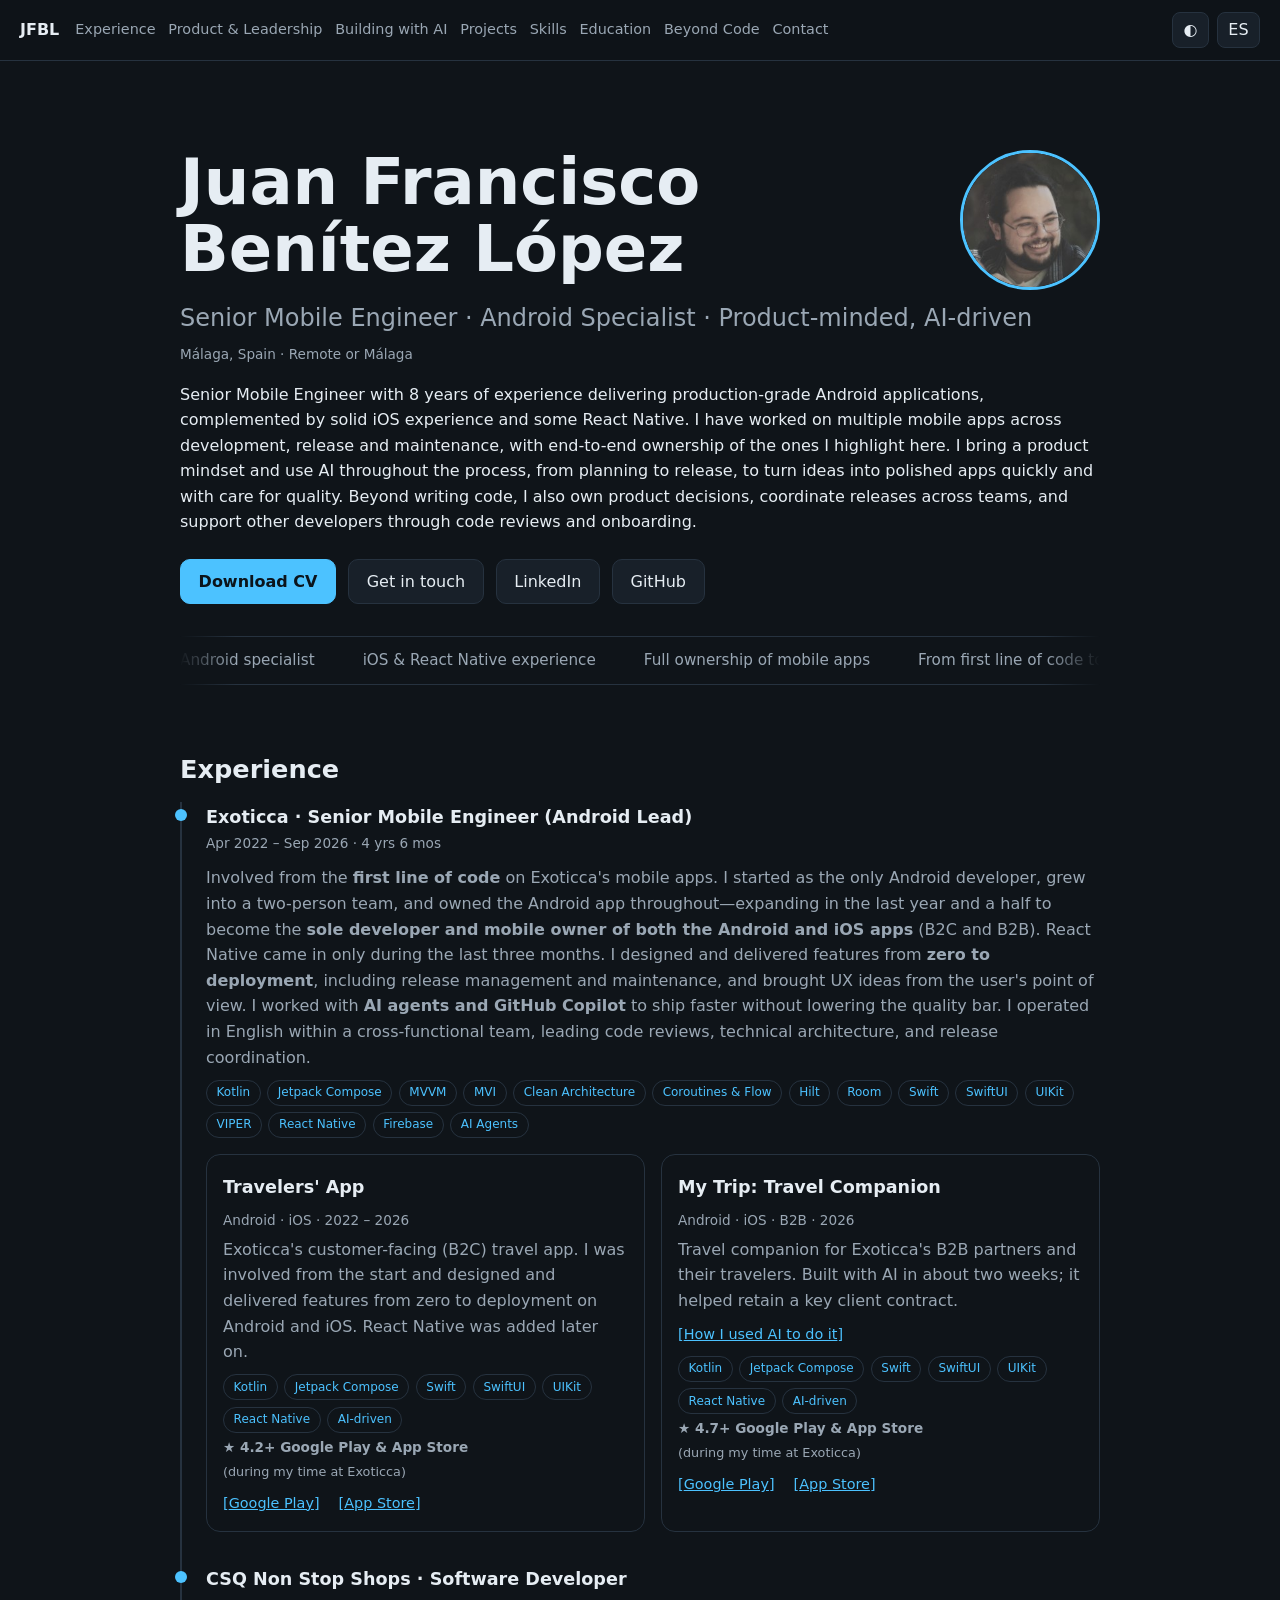
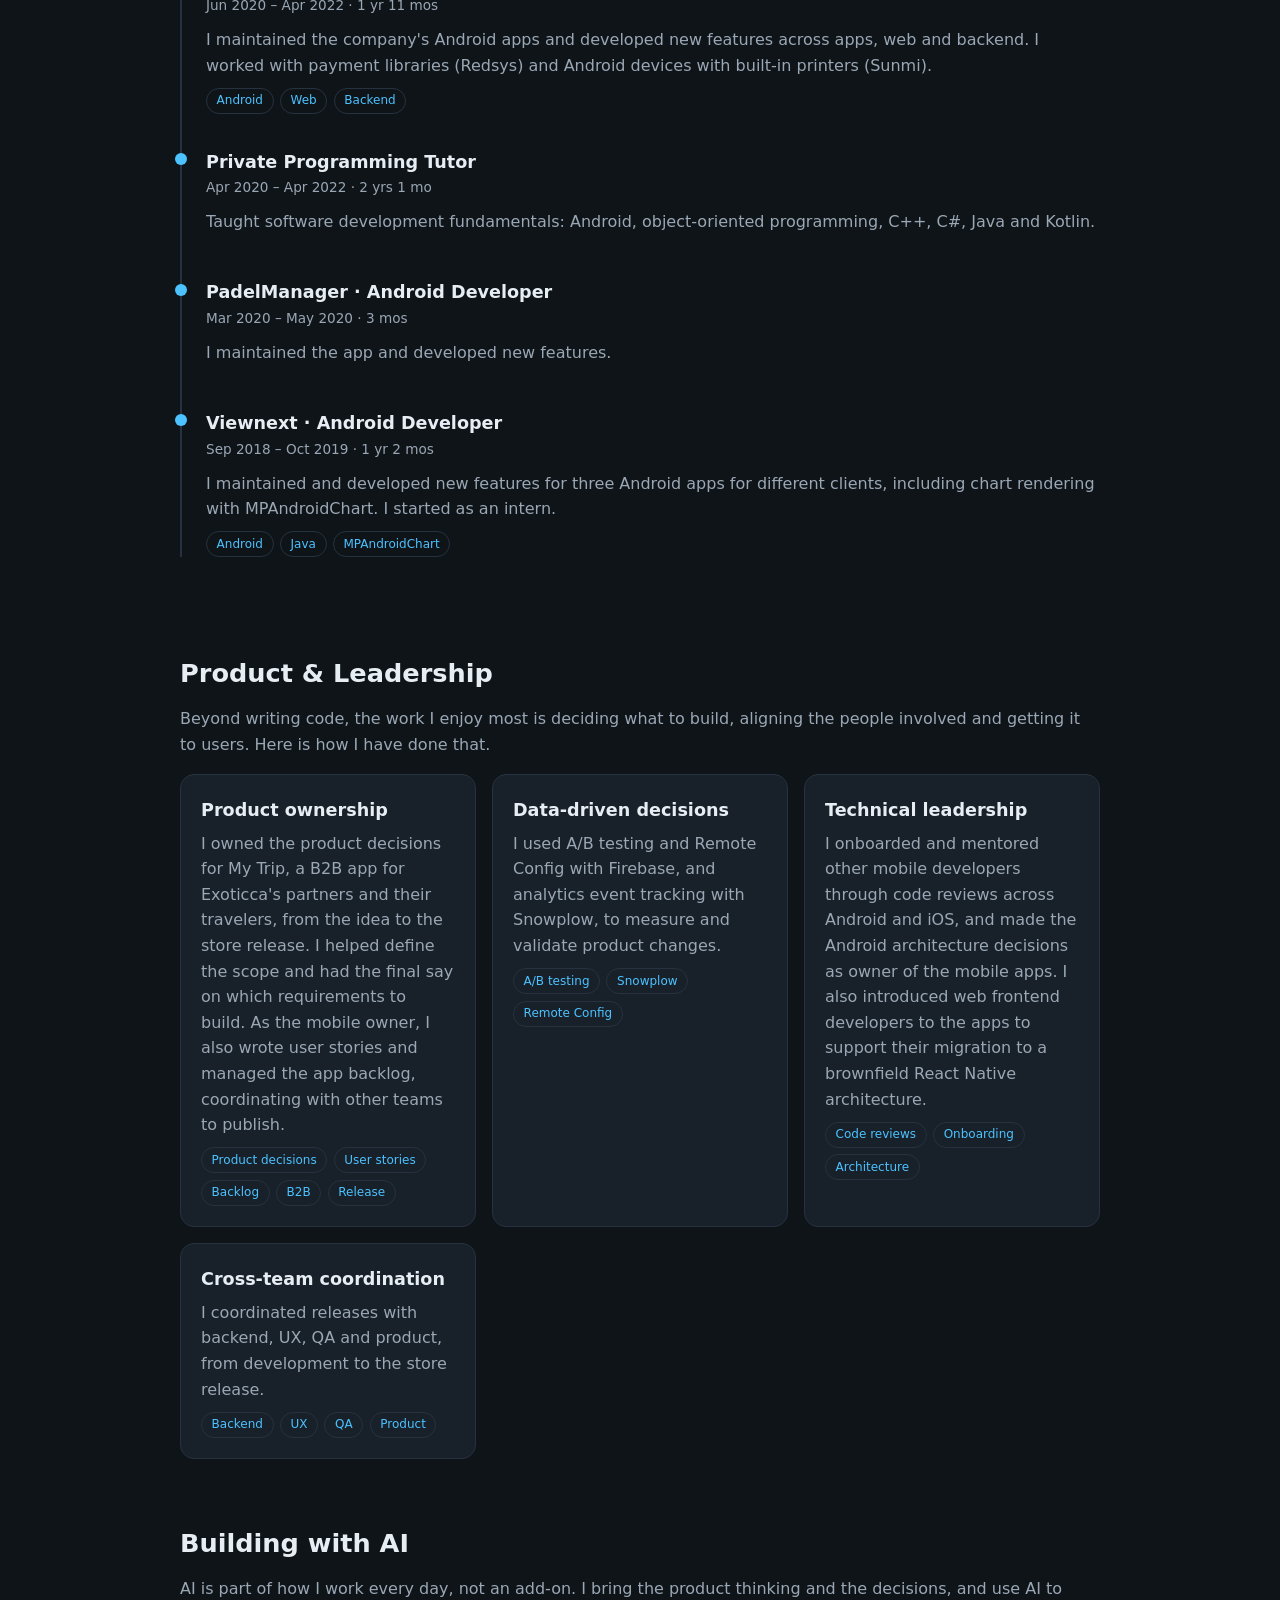
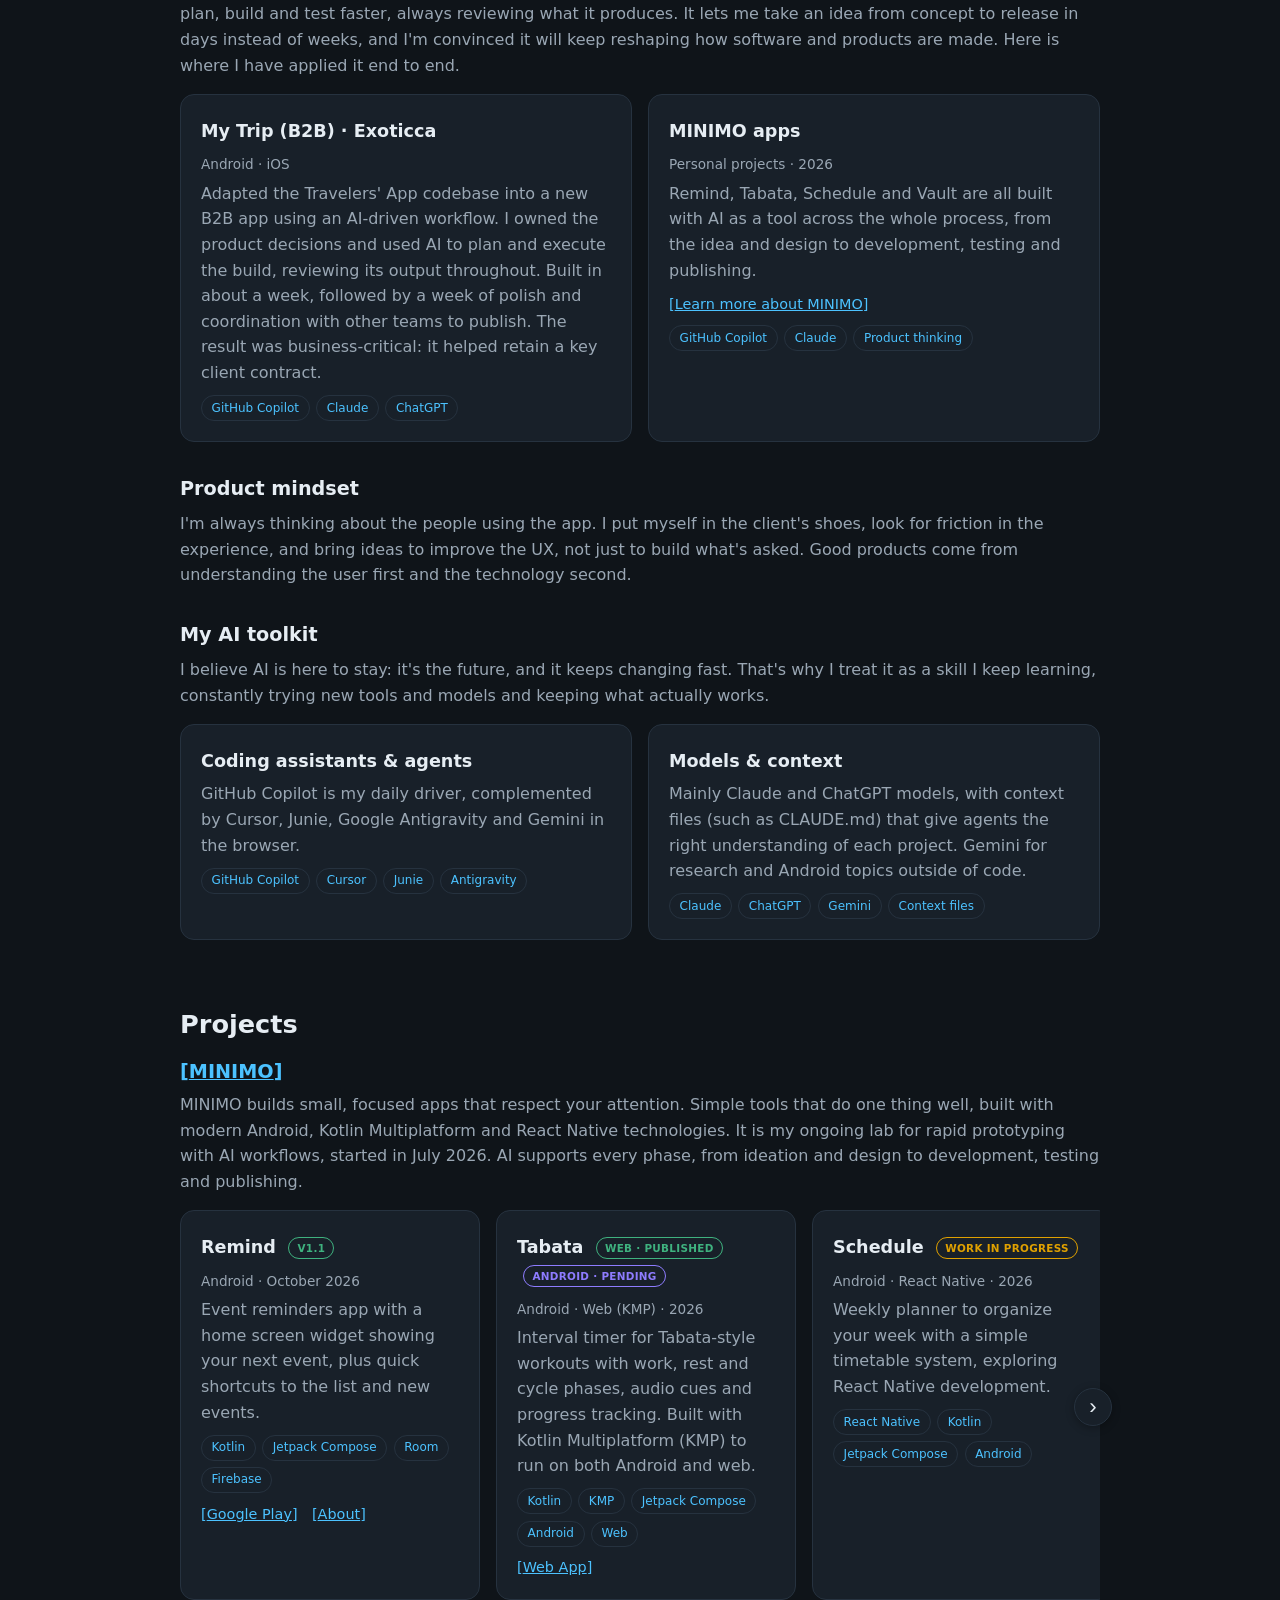
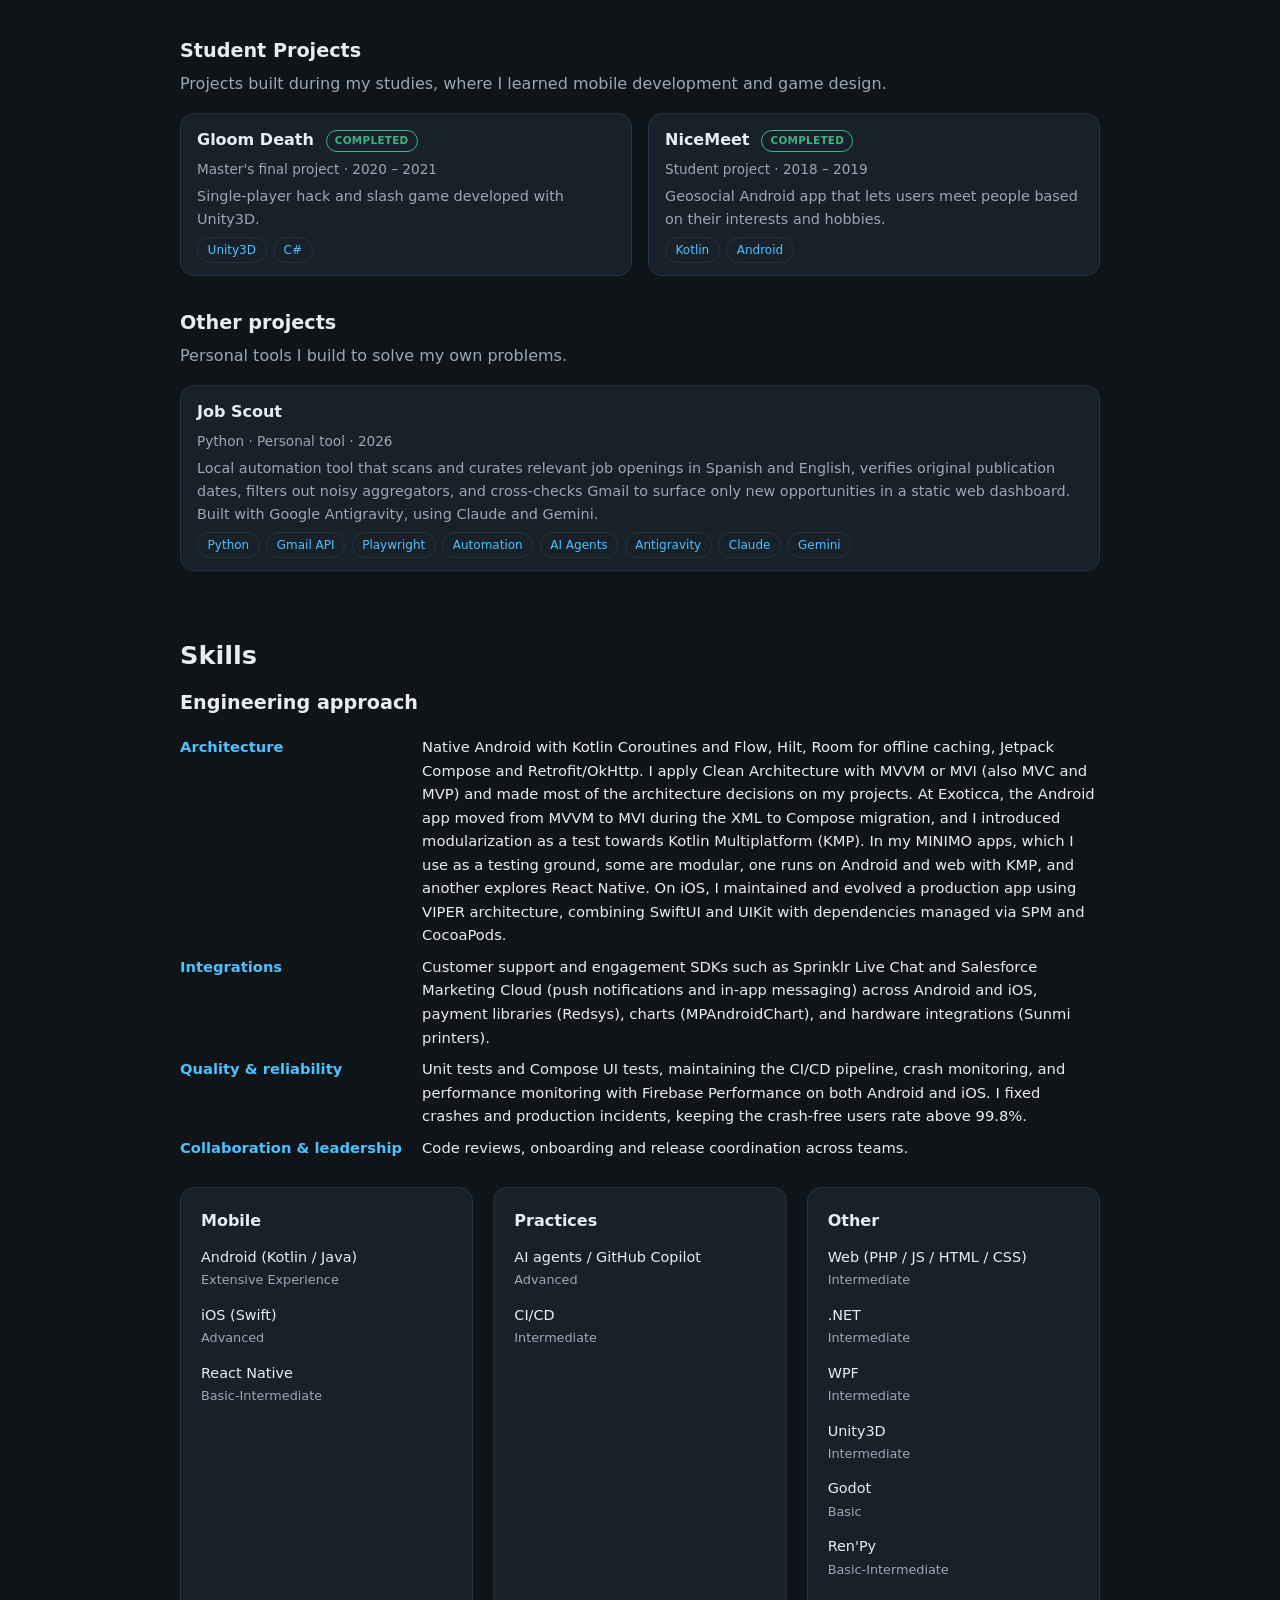
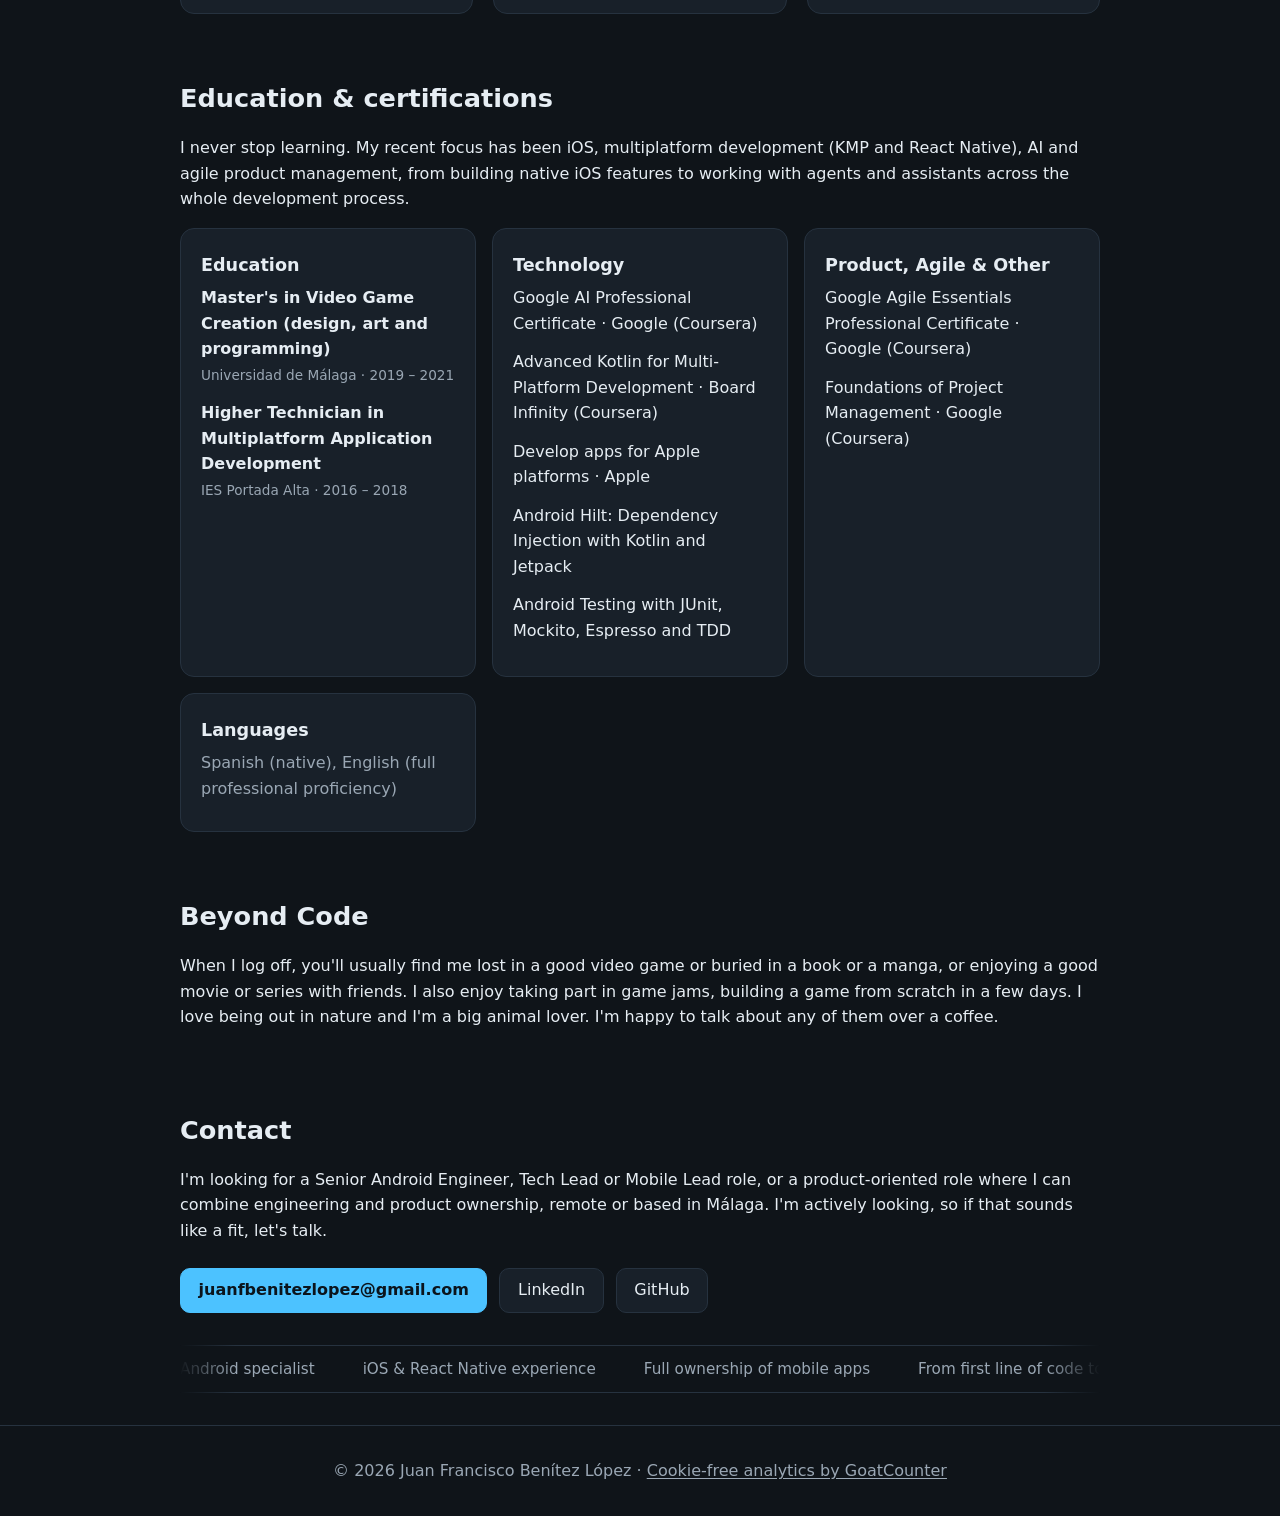
<file: index.html>
<!DOCTYPE html>
<html lang="en">
<head>
  <meta charset="utf-8">
  <meta name="viewport" content="width=device-width, initial-scale=1">
  <title>Juan Francisco Benítez López · Senior Mobile Engineer</title>
  <meta name="description" content="Senior Mobile Engineer (8 years of Android, plus iOS, KMP &amp; React Native). Product-minded and AI-driven, combining technical leadership and end-to-end mobile ownership.">
  <meta property="og:type" content="website">
  <link rel="icon" type="image/svg+xml" href="assets/favicon.svg">
  <meta property="og:title" content="Juan Francisco Benítez López · Senior Mobile Engineer">
  <meta property="og:description" content="Android specialist with iOS, KMP and React Native experience. Product-minded and AI-driven, from idea to release.">
  <meta property="og:url" content="https://juanfrancrater.github.io/">
  <meta property="og:image" content="https://juanfrancrater.github.io/assets/og-image.png">
  <meta property="og:image:width" content="1200">
  <meta property="og:image:height" content="630">
  <meta property="og:image:alt" content="Portfolio of Juan Francisco Benítez López, Senior Mobile Engineer">
  <meta name="twitter:card" content="summary_large_image">
  <meta name="twitter:image" content="https://juanfrancrater.github.io/assets/og-image.png">
  <link rel="canonical" href="https://juanfrancrater.github.io/">
  <script type="application/ld+json">
  {
    "@context": "https://schema.org",
    "@type": "Person",
    "name": "Juan Francisco Benítez López",
    "jobTitle": "Senior Mobile Engineer",
    "description": "Senior Mobile Engineer (8 years of Android, plus iOS, KMP & React Native). Product-minded and AI-driven, combining technical leadership and end-to-end mobile ownership.",
    "url": "https://juanfrancrater.github.io/",
    "address": { "@type": "PostalAddress", "addressLocality": "Málaga", "addressCountry": "ES" },
    "knowsAbout": ["Android", "Kotlin", "Kotlin Multiplatform", "KMP", "Compose Multiplatform", "Jetpack Compose", "Kotlin Coroutines", "Hilt", "iOS", "Swift", "SwiftUI", "UIKit", "VIPER", "React Native", "Product Ownership", "Technical Leadership", "AI-assisted development"],
    "sameAs": ["https://www.linkedin.com/in/juanfbenlop", "https://github.com/JuanFranCrater"]
  }
  </script>
  <link rel="stylesheet" href="style.css">
</head>
<body>
  <header class="nav">
    <a class="brand" href="#top">JFBL</a>
    <nav>
      <a href="#experience" data-i18n="nav.experience">Experience</a>
      <a href="#impact" data-i18n="nav.impact">Product &amp; Leadership</a>
      <a href="#ai" data-i18n="nav.ai">Building with AI</a>
      <a href="#projects" data-i18n="nav.projects">Projects</a>
      <a href="#skills" data-i18n="nav.skills">Skills</a>
      <a href="#education" data-i18n="nav.education">Education</a>
      <a href="#beyond" data-i18n="nav.beyond">Beyond Code</a>
      <a href="#contact" data-i18n="nav.contact">Contact</a>
    </nav>
    <div class="controls">
      <button id="theme" aria-label="Toggle theme">◐</button>
      <button id="lang" aria-label="Change language">ES</button>
    </div>
  </header>

  <main id="top">
    <section class="hero">
      <div class="hero-top">
        <h1>Juan Francisco<br>Benítez López</h1>
        <img class="avatar" src="assets/photo.jpg" alt="Juan Francisco Benítez López" width="140" height="140">
      </div>
      <h2 data-i18n="hero.headline">Senior Mobile Engineer · Android Specialist · Product-minded, AI-driven</h2>
      <p class="meta" data-i18n="hero.location">Málaga, Spain · Remote or Málaga</p>
      <p class="lead" data-i18n="hero.summary">Senior Mobile Engineer with 8 years of experience delivering production-grade Android applications, complemented by solid iOS experience and some React Native. I have worked on multiple mobile apps across development, release and maintenance, with end-to-end ownership of the ones I highlight here. I bring a product mindset and use AI throughout the process, from planning to release, to turn ideas into polished apps quickly and with care for quality. Beyond writing code, I also own product decisions, coordinate releases across teams, and support other developers through code reviews and onboarding.</p>
      <div class="cta">
        <a class="btn primary" href="assets/cv-en.pdf" data-cv data-i18n="hero.cv">Download CV</a>
        <a class="btn" href="#contact" data-i18n="hero.contact">Get in touch</a>
        <a class="btn" href="https://www.linkedin.com/in/juanfbenlop" target="_blank" rel="noopener">LinkedIn</a>
        <a class="btn" href="https://github.com/JuanFranCrater" target="_blank" rel="noopener">GitHub</a>
      </div>
      <div class="ticker" aria-label="Highlights">
        <div class="ticker-track">
          <div class="ticker-group">
            <span data-i18n="tick.android">Android specialist</span>
            <span data-i18n="tick.platforms">iOS &amp; React Native experience</span>
            <span data-i18n="tick.owner">Full ownership of mobile apps</span>
            <span data-i18n="tick.lifecycle">From first line of code to release</span>
            <span data-i18n="tick.ai">AI-driven workflow</span>
            <span data-i18n="tick.product">Product mindset</span>
            <span data-i18n="tick.stack">Kotlin · Jetpack Compose · Swift</span>
          </div>
          <div class="ticker-group" aria-hidden="true">
            <span data-i18n="tick.android">Android specialist</span>
            <span data-i18n="tick.platforms">iOS &amp; React Native experience</span>
            <span data-i18n="tick.owner">Full ownership of mobile apps</span>
            <span data-i18n="tick.lifecycle">From first line of code to release</span>
            <span data-i18n="tick.ai">AI-driven workflow</span>
            <span data-i18n="tick.product">Product mindset</span>
            <span data-i18n="tick.stack">Kotlin · Jetpack Compose · Swift</span>
          </div>
        </div>
      </div>
    </section>

    <section id="experience">
      <h3 class="section-title" data-i18n="nav.experience">Experience</h3>
      <div class="timeline">
        <article>
          <span class="date" data-i18n="exp.exoticca.date">Apr 2022 – Sep 2026 · 4 yrs 6 mos</span>
          <h4>Exoticca · <span data-i18n="exp.exoticca.role">Senior Mobile Engineer (Android Lead)</span></h4>
          <p data-i18n="exp.exoticca.desc">Involved from the <strong>first line of code</strong> on Exoticca's mobile apps. I started as the only Android developer, grew into a two-person team, and owned the Android app throughout—expanding in the last year and a half to become the <strong>sole developer and mobile owner of both the Android and iOS apps</strong> (B2C and B2B). React Native came in only during the last three months. I designed and delivered features from <strong>zero to deployment</strong>, including release management and maintenance, and brought UX ideas from the user's point of view. I worked with <strong>AI agents and GitHub Copilot</strong> to ship faster without lowering the quality bar. I operated in English within a cross-functional team, leading code reviews, technical architecture, and release coordination.</p>
          <div class="tags"><span>Kotlin</span><span>Jetpack Compose</span><span>MVVM</span><span>MVI</span><span>Clean Architecture</span><span>Coroutines &amp; Flow</span><span>Hilt</span><span>Room</span><span>Swift</span><span>SwiftUI</span><span>UIKit</span><span>VIPER</span><span>React Native</span><span>Firebase</span><span>AI Agents</span></div>
          <div class="grid sub">
            <article class="card">
              <h4>Travelers' App</h4>
              <span class="meta" data-i18n="proj.travelers.meta">Android · iOS · 2022 – 2026</span>
              <p data-i18n="proj.travelers.desc">Exoticca's customer-facing (B2C) travel app. I was involved from the start and designed and delivered features from zero to deployment on Android and iOS. React Native was added later on.</p>
              <div class="tags"><span>Kotlin</span><span>Jetpack Compose</span><span>Swift</span><span>SwiftUI</span><span>UIKit</span><span>React Native</span><span data-i18n="tag.aiDriven">AI-driven</span></div>
              <p class="rating"><span>★ 4.2+ <span data-i18n="rating.stores">Google Play &amp; App Store</span></span> <span class="meta" data-i18n="rating.note">(during my time at Exoticca)</span></p>
              <div class="links"><a href="https://play.google.com/store/apps/details?id=com.exoticca.android" target="_blank" rel="noopener">Google Play</a> <a href="https://apps.apple.com/es/app/exoticca-app-para-viajeros/id1604571536" target="_blank" rel="noopener">App Store</a></div>
            </article>
            <article class="card">
              <h4>My Trip: Travel Companion</h4>
              <span class="meta" data-i18n="proj.mytrip.meta">Android · iOS · B2B · 2026</span>
              <p data-i18n="proj.mytrip.desc">Travel companion for Exoticca's B2B partners and their travelers. Built with AI in about two weeks; it helped retain a key client contract.</p>
              <p class="more"><a href="#ai" data-highlight="my-trip" data-i18n="more.mytrip">How I used AI to do it</a></p>
              <div class="tags"><span>Kotlin</span><span>Jetpack Compose</span><span>Swift</span><span>SwiftUI</span><span>UIKit</span><span>React Native</span><span data-i18n="tag.aiDriven">AI-driven</span></div>
              <p class="rating"><span>★ 4.7+ <span data-i18n="rating.stores">Google Play &amp; App Store</span></span> <span class="meta" data-i18n="rating.note">(during my time at Exoticca)</span></p>
              <div class="links"><a href="https://play.google.com/store/apps/details?id=com.exoticca.android.partners" target="_blank" rel="noopener">Google Play</a> <a href="https://apps.apple.com/es/app/my-trip-compa%C3%B1ero-de-viaje/id6795553466" target="_blank" rel="noopener">App Store</a></div>
            </article>
          </div>
        </article>
        <article>
          <span class="date" data-i18n="exp.csq.date">Jun 2020 – Apr 2022 · 1 yr 11 mos</span>
          <h4>CSQ Non Stop Shops · <span data-i18n="exp.csq.role">Software Developer</span></h4>
          <p data-i18n="exp.csq.desc">I maintained the company's Android apps and developed new features across apps, web and backend. I worked with payment libraries (Redsys) and Android devices with built-in printers (Sunmi).</p>
          <div class="tags"><span>Android</span><span>Web</span><span>Backend</span></div>
        </article>
        <article>
          <span class="date" data-i18n="exp.tutor.date">Apr 2020 – Apr 2022 · 2 yrs 1 mo</span>
          <h4><span data-i18n="exp.tutor.role">Private Programming Tutor</span></h4>
          <p data-i18n="exp.tutor.desc">Taught software development fundamentals: Android, object-oriented programming, C++, C#, Java and Kotlin.</p>
        </article>
        <article>
          <span class="date" data-i18n="exp.padel.date">Mar 2020 – May 2020 · 3 mos</span>
          <h4>PadelManager · <span data-i18n="exp.padel.role">Android Developer</span></h4>
          <p data-i18n="exp.padel.desc">I maintained the app and developed new features.</p>
        </article>
        <article>
          <span class="date" data-i18n="exp.viewnext.date">Sep 2018 – Oct 2019 · 1 yr 2 mos</span>
          <h4>Viewnext · <span data-i18n="exp.viewnext.role">Android Developer</span></h4>
          <p data-i18n="exp.viewnext.desc">I maintained and developed new features for three Android apps for different clients, including chart rendering with MPAndroidChart. I started as an intern.</p>
          <div class="tags"><span>Android</span><span>Java</span><span>MPAndroidChart</span></div>
        </article>
      </div>
    </section>

    <section id="impact">
      <h3 class="section-title" data-i18n="nav.impact">Product &amp; Leadership</h3>
      <p class="sub-desc" data-i18n="impact.intro">Beyond writing code, the work I enjoy most is deciding what to build, aligning the people involved and getting it to users. Here is how I have done that.</p>
      <div class="grid">
        <article class="card">
          <h4 data-i18n="impact.owner.title">Product ownership</h4>
          <p data-i18n="impact.owner.desc">I owned the product decisions for My Trip, a B2B app for Exoticca's partners and their travelers, from the idea to the store release. I helped define the scope and had the final say on which requirements to build. As the mobile owner, I also wrote user stories and managed the app backlog, coordinating with other teams to publish.</p>
          <div class="tags"><span data-i18n="tag.productDecisions">Product decisions</span><span data-i18n="tag.userStories">User stories</span><span>Backlog</span><span>B2B</span><span>Release</span></div>
        </article>
        <article class="card">
          <h4 data-i18n="impact.data.title">Data-driven decisions</h4>
          <p data-i18n="impact.data.desc">I used A/B testing and Remote Config with Firebase, and analytics event tracking with Snowplow, to measure and validate product changes.</p>
          <div class="tags"><span>A/B testing</span><span>Snowplow</span><span>Remote Config</span></div>
        </article>
        <article class="card">
          <h4 data-i18n="impact.lead.title">Technical leadership</h4>
          <p data-i18n="impact.lead.desc">I onboarded and mentored other mobile developers through code reviews across Android and iOS, and made the Android architecture decisions as owner of the mobile apps. I also introduced web frontend developers to the apps to support their migration to a brownfield React Native architecture.</p>
          <div class="tags"><span>Code reviews</span><span>Onboarding</span><span>Architecture</span></div>
        </article>
        <article class="card">
          <h4 data-i18n="impact.coord.title">Cross-team coordination</h4>
          <p data-i18n="impact.coord.desc">I coordinated releases with backend, UX, QA and product, from development to the store release.</p>
          <div class="tags"><span>Backend</span><span>UX</span><span>QA</span><span>Product</span></div>
        </article>
      </div>
    </section>

    <section id="ai">
      <h3 class="section-title" data-i18n="nav.ai">Building with AI</h3>
      <p class="sub-desc" data-i18n="ai.intro">AI is part of how I work every day, not an add-on. I bring the product thinking and the decisions, and use AI to plan, build and test faster, always reviewing what it produces. It lets me take an idea from concept to release in days instead of weeks, and I'm convinced it will keep reshaping how software and products are made. Here is where I have applied it end to end.</p>
      <div class="grid">
        <article class="card" id="my-trip">
          <h4 data-i18n="ai.mytrip.title">My Trip (B2B) · Exoticca</h4>
          <span class="meta" data-i18n="ai.mytrip.meta">Android · iOS</span>
          <p data-i18n="ai.mytrip.desc">Adapted the Travelers' App codebase into a new B2B app using an AI-driven workflow. I owned the product decisions and used AI to plan and execute the build, reviewing its output throughout. Built in about a week, followed by a week of polish and coordination with other teams to publish. The result was business-critical: it helped retain a key client contract.</p>
          <div class="tags"><span>GitHub Copilot</span><span>Claude</span><span>ChatGPT</span></div>
        </article>
        <article class="card">
          <h4 data-i18n="ai.minimo.title">MINIMO apps</h4>
          <span class="meta" data-i18n="ai.minimo.meta">Personal projects · 2026</span>
          <p data-i18n="ai.minimo.desc">Remind, Tabata, Schedule and Vault are all built with AI as a tool across the whole process, from the idea and design to development, testing and publishing.</p>
          <p class="more"><a href="#projects" data-i18n="more.minimo">Learn more about MINIMO</a></p>
          <div class="tags"><span>GitHub Copilot</span><span>Claude</span><span data-i18n="tag.productThinking">Product thinking</span></div>
        </article>
      </div>

      <h4 class="subtitle" data-i18n="ai.product.title">Product mindset</h4>
      <p class="sub-desc" data-i18n="ai.product.desc">I'm always thinking about the people using the app. I put myself in the client's shoes, look for friction in the experience, and bring ideas to improve the UX, not just to build what's asked. Good products come from understanding the user first and the technology second.</p>

      <h4 class="subtitle" data-i18n="ai.tools.title">My AI toolkit</h4>
      <p class="sub-desc" data-i18n="ai.tools.desc">I believe AI is here to stay: it's the future, and it keeps changing fast. That's why I treat it as a skill I keep learning, constantly trying new tools and models and keeping what actually works.</p>
      <div class="grid">
        <article class="card">
          <h4 data-i18n="ai.tools.coding">Coding assistants &amp; agents</h4>
          <p data-i18n="ai.tools.coding.desc">GitHub Copilot is my daily driver, complemented by Cursor, Junie, Google Antigravity and Gemini in the browser.</p>
          <div class="tags"><span>GitHub Copilot</span><span>Cursor</span><span>Junie</span><span>Antigravity</span></div>
        </article>
        <article class="card">
          <h4 data-i18n="ai.tools.models">Models &amp; context</h4>
          <p data-i18n="ai.tools.models.desc">Mainly Claude and ChatGPT models, with context files (such as CLAUDE.md) that give agents the right understanding of each project. Gemini for research and Android topics outside of code.</p>
          <div class="tags"><span>Claude</span><span>ChatGPT</span><span>Gemini</span><span data-i18n="tag.contextFiles">Context files</span></div>
        </article>
      </div>
    </section>

    <section id="projects">
      <h3 class="section-title" data-i18n="nav.projects">Projects</h3>

      <h4 class="subtitle"><a href="minimo/index.html">MINIMO</a></h4>
      <p class="sub-desc" data-i18n="minimo.desc">MINIMO builds small, focused apps that respect your attention. Simple tools that do one thing well, built with modern Android, Kotlin Multiplatform and React Native technologies. It is my ongoing lab for rapid prototyping with AI workflows, started in July 2026. AI supports every phase, from ideation and design to development, testing and publishing.</p>
      <div class="grid carousel">
        <article class="card">
          <h4>Remind <span class="badge done">v1.1</span></h4>
          <span class="meta" data-i18n="proj.remind.meta">Android · October 2026</span>
          <p data-i18n="proj.remind.desc">Event reminders app with a home screen widget showing your next event, plus quick shortcuts to the list and new events.</p>
          <div class="tags"><span>Kotlin</span><span>Jetpack Compose</span><span>Room</span><span>Firebase</span></div>
          <div class="links"><a href="https://play.google.com/store/apps/details?id=com.minimo.remind" target="_blank" rel="noopener">Google Play</a><a href="remind/index.html" data-i18n="link.about">About</a></div>
        </article>
        <article class="card">
          <h4>Tabata <span class="badge done" data-i18n="badge.webLive">Web · Published</span><span class="badge pending" data-i18n="badge.androidTesting">Android · Pending</span></h4>
          <span class="meta" data-i18n="proj.tabata.meta">Android · Web (KMP) · 2026</span>
          <p data-i18n="proj.tabata.desc">Interval timer for Tabata-style workouts with work, rest and cycle phases, audio cues and progress tracking. Built with Kotlin Multiplatform (KMP) to run on both Android and web.</p>
          <div class="tags"><span>Kotlin</span><span>KMP</span><span>Jetpack Compose</span><span>Android</span><span>Web</span></div>
          <div class="links"><a href="tabata/index.html" target="_blank" rel="noopener" data-i18n="link.webapp">Web App</a></div>
        </article>
        <article class="card">
          <h4>Schedule <span class="badge wip" data-i18n="badge.wip">Work in progress</span></h4>
          <span class="meta" data-i18n="proj.schedule.meta">Android · React Native · 2026</span>
          <p data-i18n="proj.schedule.desc">Weekly planner to organize your week with a simple timetable system, exploring React Native development.</p>
          <div class="tags"><span>React Native</span><span>Kotlin</span><span>Jetpack Compose</span><span>Android</span></div>
        </article>
        <article class="card">
          <h4>Vault <span class="badge early" data-i18n="badge.early">Early stage</span></h4>
          <span class="meta" data-i18n="proj.vault.meta">Android · 2026</span>
          <p data-i18n="proj.vault.desc">Personal finance app to track and manage your money in a simple, focused way.</p>
          <div class="tags"><span>Kotlin</span><span>Jetpack Compose</span><span>Android</span></div>
        </article>
      </div>

      <h4 class="subtitle" data-i18n="proj.student">Student Projects</h4>
      <p class="sub-desc" data-i18n="student.desc">Projects built during my studies, where I learned mobile development and game design.</p>
      <div class="grid compact">
        <article class="card">
          <h4>Gloom Death <span class="badge done" data-i18n="badge.done">Completed</span></h4>
          <span class="meta" data-i18n="proj.gloom.meta">Master's final project · 2020 – 2021</span>
          <p data-i18n="proj.gloom.desc">Single-player hack and slash game developed with Unity3D.</p>
          <div class="tags"><span>Unity3D</span><span>C#</span></div>
        </article>
        <article class="card">
          <h4>NiceMeet <span class="badge done" data-i18n="badge.done">Completed</span></h4>
          <span class="meta" data-i18n="proj.nicemeet.meta">Student project · 2018 – 2019</span>
          <p data-i18n="proj.nicemeet.desc">Geosocial Android app that lets users meet people based on their interests and hobbies.</p>
          <div class="tags"><span>Kotlin</span><span>Android</span></div>
        </article>
      </div>

      <h4 class="subtitle" data-i18n="proj.other">Other projects</h4>
      <p class="sub-desc" data-i18n="other.desc">Personal tools I build to solve my own problems.</p>
      <div class="grid compact">
        <article class="card">
          <h4>Job Scout</h4>
          <span class="meta" data-i18n="proj.jobscout.meta">Python · Personal tool · 2026</span>
          <p data-i18n="proj.jobscout.desc">Local automation tool that scans and curates relevant job openings in Spanish and English, verifies original publication dates, filters out noisy aggregators, and cross-checks Gmail to surface only new opportunities in a static web dashboard. Built with Google Antigravity, using Claude and Gemini.</p>
          <div class="tags"><span>Python</span><span>Gmail API</span><span>Playwright</span><span data-i18n="tag.automation">Automation</span><span data-i18n="tag.aiAgents">AI Agents</span><span>Antigravity</span><span>Claude</span><span>Gemini</span></div>
        </article>
      </div>
    </section>

    <section id="skills">
      <h3 class="section-title" data-i18n="nav.skills">Skills</h3>
      <h4 class="subtitle" data-i18n="eng.title">Engineering approach</h4>
      <dl class="eng">
        <dt data-i18n="eng.arch.label">Architecture</dt>
        <dd data-i18n="eng.arch.text">Native Android with Kotlin Coroutines and Flow, Hilt, Room for offline caching, Jetpack Compose and Retrofit/OkHttp. I apply Clean Architecture with MVVM or MVI (also MVC and MVP) and made most of the architecture decisions on my projects. At Exoticca, the Android app moved from MVVM to MVI during the XML to Compose migration, and I introduced modularization as a test towards Kotlin Multiplatform (KMP). In my MINIMO apps, which I use as a testing ground, some are modular, one runs on Android and web with KMP, and another explores React Native. On iOS, I maintained and evolved a production app using VIPER architecture, combining SwiftUI and UIKit with dependencies managed via SPM and CocoaPods.</dd>
        <dt data-i18n="eng.int.label">Integrations</dt>
        <dd data-i18n="eng.int.text">Customer support and engagement SDKs such as Sprinklr Live Chat and Salesforce Marketing Cloud (push notifications and in-app messaging) across Android and iOS, payment libraries (Redsys), charts (MPAndroidChart), and hardware integrations (Sunmi printers).</dd>
        <dt data-i18n="eng.quality.label">Quality &amp; reliability</dt>
        <dd data-i18n="eng.quality.text">Unit tests and Compose UI tests, maintaining the CI/CD pipeline, crash monitoring, and performance monitoring with Firebase Performance on both Android and iOS. I fixed crashes and production incidents, keeping the crash-free users rate above 99.8%.</dd>
        <dt data-i18n="eng.team.label">Collaboration &amp; leadership</dt>
        <dd data-i18n="eng.team.text">Code reviews, onboarding and release coordination across teams.</dd>
      </dl>
      <div class="skills" id="skill-list">
        <div class="skill-group">
          <h4 data-i18n="skills.Mobile">Mobile</h4>
          <div class="skill">Android (Kotlin / Java)<span class="lvl" data-i18n="lvl.Extensive Experience">Extensive Experience</span></div>
          <div class="skill">iOS (Swift)<span class="lvl" data-i18n="lvl.Advanced">Advanced</span></div>
          <div class="skill">React Native<span class="lvl" data-i18n="lvl.Basic-Intermediate">Basic-Intermediate</span></div>
        </div>
        <div class="skill-group">
          <h4 data-i18n="skills.Practices">Practices</h4>
          <div class="skill">AI agents / GitHub Copilot<span class="lvl" data-i18n="lvl.Advanced">Advanced</span></div>
          <div class="skill">CI/CD<span class="lvl" data-i18n="lvl.Intermediate">Intermediate</span></div>
        </div>
        <div class="skill-group">
          <h4 data-i18n="skills.Other">Other</h4>
          <div class="skill">Web (PHP / JS / HTML / CSS)<span class="lvl" data-i18n="lvl.Intermediate">Intermediate</span></div>
          <div class="skill">.NET<span class="lvl" data-i18n="lvl.Intermediate">Intermediate</span></div>
          <div class="skill">WPF<span class="lvl" data-i18n="lvl.Intermediate">Intermediate</span></div>
          <div class="skill">Unity3D<span class="lvl" data-i18n="lvl.Intermediate">Intermediate</span></div>
          <div class="skill">Godot<span class="lvl" data-i18n="lvl.Basic">Basic</span></div>
          <div class="skill">Ren'Py<span class="lvl" data-i18n="lvl.Basic-Intermediate">Basic-Intermediate</span></div>
        </div>
      </div>
    </section>

    <section id="education">
      <h3 class="section-title" data-i18n="edu.title">Education &amp; certifications</h3>
      <p data-i18n="edu.learning">I never stop learning. My recent focus has been iOS, multiplatform development (KMP and React Native), AI and agile product management, from building native iOS features to working with agents and assistants across the whole development process.</p>
      <div class="grid">
        <article class="card">
          <h4 data-i18n="edu.group.edu">Education</h4>
          <ul class="plain">
            <li><strong data-i18n="edu.master">Master's in Video Game Creation (design, art and programming)</strong><br><span class="meta">Universidad de Málaga · 2019 – 2021</span></li>
            <li><strong data-i18n="edu.dam">Higher Technician in Multiplatform Application Development</strong><br><span class="meta">IES Portada Alta · 2016 – 2018</span></li>
          </ul>
        </article>
        <article class="card">
          <h4 data-i18n="edu.group.tech">Technology</h4>
          <ul class="plain">
            <li data-i18n="cert.googleai">Google AI Professional Certificate · Google (Coursera)</li>
            <li data-i18n="cert.kmp">Advanced Kotlin for Multi-Platform Development · Board Infinity (Coursera)</li>
            <li data-i18n="cert.apple">Develop apps for Apple platforms · Apple</li>
            <li data-i18n="cert.hilt">Android Hilt: Dependency Injection with Kotlin and Jetpack</li>
            <li data-i18n="cert.testing">Android Testing with JUnit, Mockito, Espresso and TDD</li>
          </ul>
        </article>
        <article class="card">
          <h4 data-i18n="edu.group.product">Product, Agile &amp; Other</h4>
          <ul class="plain">
            <li data-i18n="cert.agile">Google Agile Essentials Professional Certificate · Google (Coursera)</li>
            <li data-i18n="cert.pm">Foundations of Project Management · Google (Coursera)</li>
          </ul>
        </article>
        <article class="card">
          <h4 data-i18n="edu.group.lang">Languages</h4>
          <p data-i18n="langs.short">Spanish (native), English (full professional proficiency)</p>
        </article>
      </div>
    </section>

    <section id="beyond">
      <h3 class="section-title" data-i18n="nav.beyond">Beyond Code</h3>
      <p class="lead" data-i18n="beyond.text">When I log off, you'll usually find me lost in a good video game or buried in a book or a manga, or enjoying a good movie or series with friends. I also enjoy taking part in game jams, building a game from scratch in a few days. I love being out in nature and I'm a big animal lover. I'm happy to talk about any of them over a coffee.</p>
    </section>

    <section id="contact">
      <h3 class="section-title" data-i18n="nav.contact">Contact</h3>
      <p class="lead" data-i18n="contact.looking">I'm looking for a Senior Android Engineer, Tech Lead or Mobile Lead role, or a product-oriented role where I can combine engineering and product ownership, remote or based in Málaga. I'm actively looking, so if that sounds like a fit, let's talk.</p>
      <div class="cta">
        <a class="btn primary" href="mailto:juanfbenitezlopez@gmail.com">juanfbenitezlopez@gmail.com</a>
        <a class="btn" href="https://www.linkedin.com/in/juanfbenlop" target="_blank" rel="noopener">LinkedIn</a>
        <a class="btn" href="https://github.com/JuanFranCrater" target="_blank" rel="noopener">GitHub</a>
      </div>
      <div class="ticker" aria-label="Highlights">
        <div class="ticker-track">
          <div class="ticker-group">
            <span data-i18n="tick.android">Android specialist</span>
            <span data-i18n="tick.platforms">iOS &amp; React Native experience</span>
            <span data-i18n="tick.owner">Full ownership of mobile apps</span>
            <span data-i18n="tick.lifecycle">From first line of code to release</span>
            <span data-i18n="tick.ai">AI-driven workflow</span>
            <span data-i18n="tick.product">Product mindset</span>
            <span data-i18n="tick.stack">Kotlin · Jetpack Compose · Swift</span>
          </div>
          <div class="ticker-group" aria-hidden="true">
            <span data-i18n="tick.android">Android specialist</span>
            <span data-i18n="tick.platforms">iOS &amp; React Native experience</span>
            <span data-i18n="tick.owner">Full ownership of mobile apps</span>
            <span data-i18n="tick.lifecycle">From first line of code to release</span>
            <span data-i18n="tick.ai">AI-driven workflow</span>
            <span data-i18n="tick.product">Product mindset</span>
            <span data-i18n="tick.stack">Kotlin · Jetpack Compose · Swift</span>
          </div>
        </div>
      </div>
    </section>
  </main>

  <footer>© <span id="year"></span> Juan Francisco Benítez López · <a href="https://www.goatcounter.com/" target="_blank" rel="noopener" data-i18n="footer.analytics">Cookie-free analytics by GoatCounter</a></footer>
  <script src="script.js"></script>
  <script data-goatcounter="https://juanfcrater.goatcounter.com/count" async src="https://gc.zgo.at/count.js"></script>
</body>
</html>
</file>
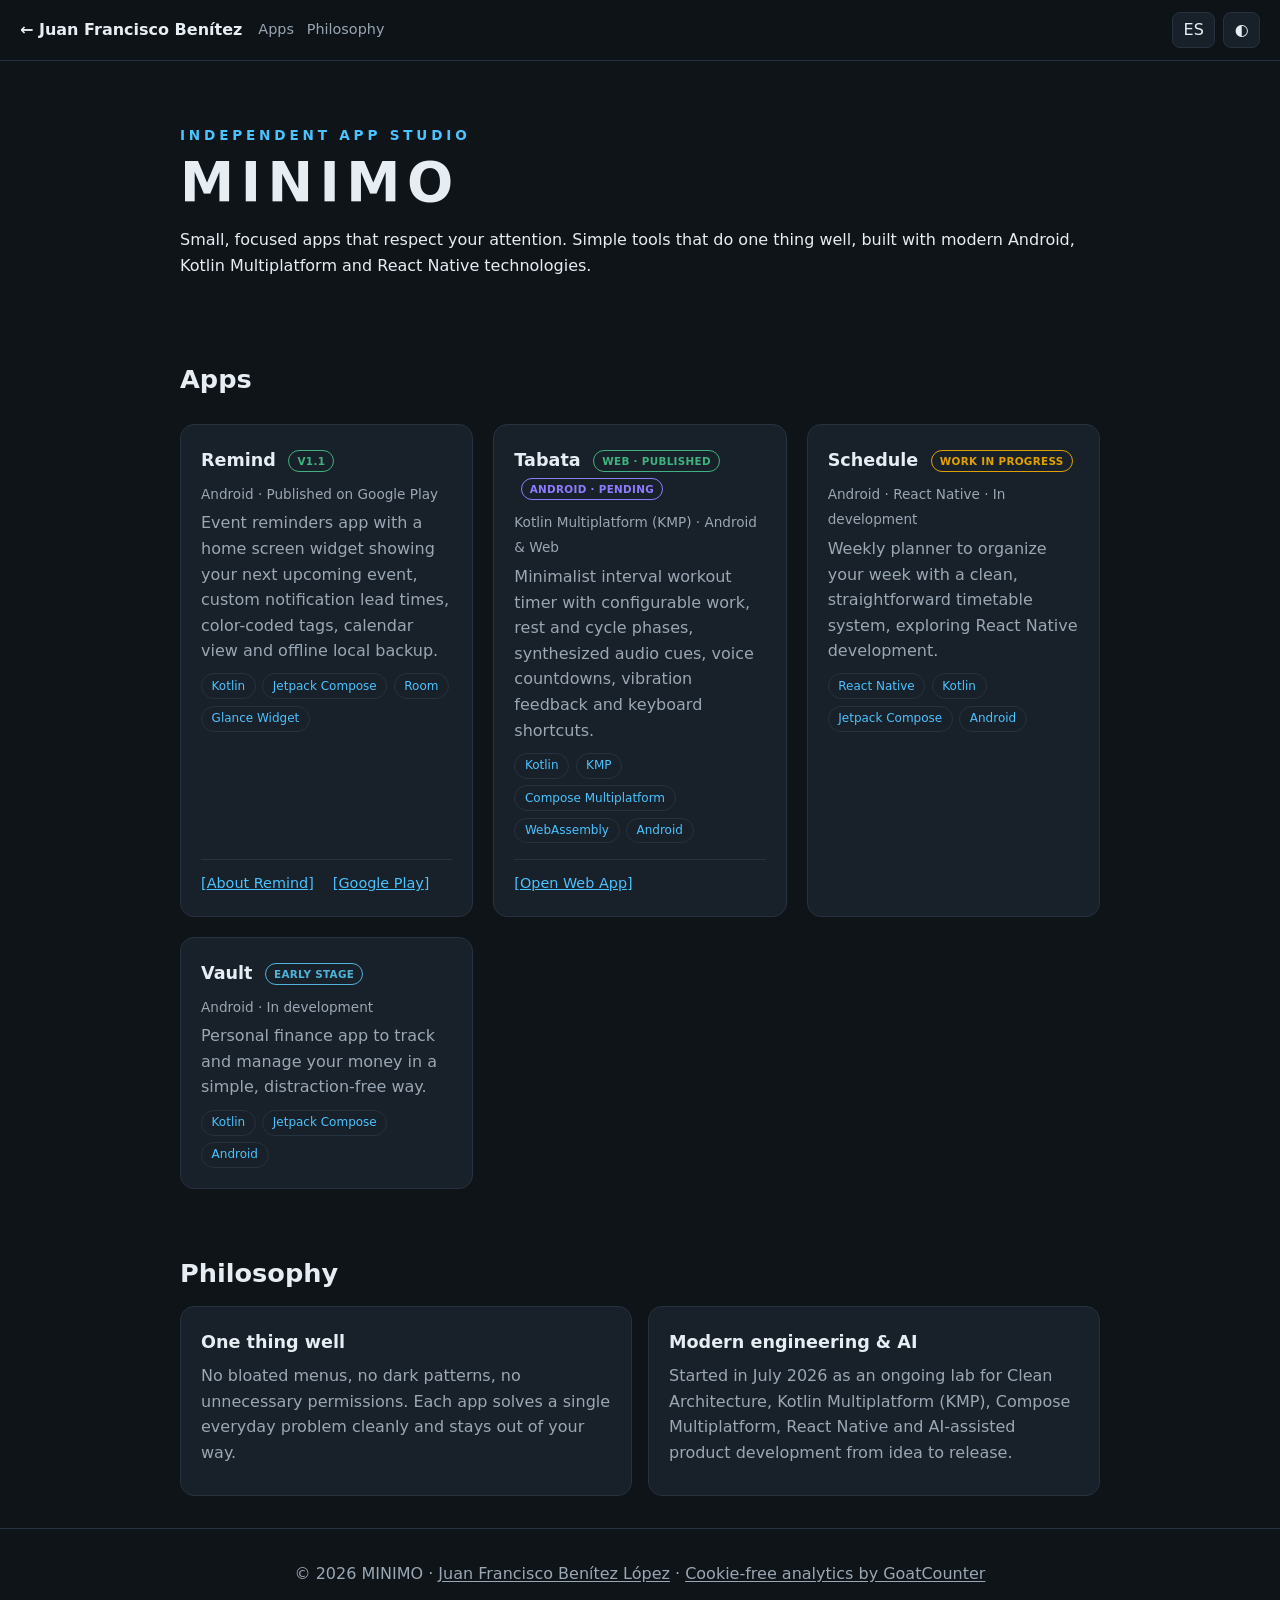
<file: minimo/index.html>
<!DOCTYPE html>
<html lang="en">
<head>
  <meta charset="UTF-8">
  <meta name="viewport" content="width=device-width, initial-scale=1.0">
  <meta name="theme-color" content="#14161A">
  <title>MINIMO — Small, focused apps</title>
  <meta name="description" content="MINIMO builds small, focused apps that respect your attention. Built with Android, Kotlin Multiplatform and React Native.">
  <meta property="og:type" content="website">
  <meta property="og:title" content="MINIMO — Small, focused apps">
  <meta property="og:description" content="Small, focused apps that respect your attention. Built with Android, Kotlin Multiplatform and React Native.">
  <meta property="og:url" content="https://juanfrancrater.github.io/minimo/">
  <meta property="og:image" content="https://juanfrancrater.github.io/assets/og-image.png">
  <link rel="canonical" href="https://juanfrancrater.github.io/minimo/">
  <link rel="icon" type="image/svg+xml" href="../assets/favicon.svg">
  <link rel="stylesheet" href="../style.css">
  <link rel="prefetch" href="../tabata/tabata.js">
  <link rel="prefetch" href="../tabata/658820f72b4617efb380.wasm">
  <link rel="prefetch" href="../tabata/e9ee478cf3c378f3e4ba.wasm">
  <style>
    .minimo-hero { padding: 4rem 0 2rem; }
    .minimo-mark { letter-spacing: .28em; font-weight: 700; font-size: .85rem; color: var(--accent); text-transform: uppercase; margin: 0 0 .5rem; }
    .minimo-title { font-size: clamp(2.2rem, 6vw, 3.4rem); letter-spacing: .12em; margin: 0 0 .75rem; }
    .app-grid { display: grid; grid-template-columns: repeat(auto-fit, minmax(280px, 1fr)); gap: 1.25rem; margin-top: 1.5rem; }
    .app-card { display: flex; flex-direction: column; justify-content: space-between; }
    .app-card .links { margin-top: 1rem; padding-top: .75rem; border-top: 1px solid var(--border); }
  </style>
</head>
<body>
  <header class="nav">
    <a class="brand" href="../index.html">← Juan Francisco Benítez</a>
    <nav>
      <a href="#apps" data-i18n="nav.apps">Apps</a>
      <a href="#philosophy" data-i18n="nav.philosophy">Philosophy</a>
    </nav>
    <div class="controls">
      <button id="lang" type="button" aria-label="Switch language">ES</button>
      <button id="theme" type="button" aria-label="Toggle theme">◐</button>
    </div>
  </header>

  <main>
    <section class="minimo-hero">
      <p class="minimo-mark" data-i18n="hero.eyebrow">Independent App Studio</p>
      <h1 class="minimo-title">MINIMO</h1>
      <p class="lead" data-i18n="hero.lead">Small, focused apps that respect your attention. Simple tools that do one thing well, built with modern Android, Kotlin Multiplatform and React Native technologies.</p>
    </section>

    <section id="apps">
      <h3 class="section-title" data-i18n="nav.apps">Apps</h3>
      <div class="app-grid">
        <article class="card app-card">
          <div>
            <h4>Remind <span class="badge done">v1.1</span></h4>
            <span class="meta" data-i18n="remind.meta">Android · Published on Google Play</span>
            <p data-i18n="remind.desc">Event reminders app with a home screen widget showing your next upcoming event, custom notification lead times, color-coded tags, calendar view and offline local backup.</p>
            <div class="tags"><span>Kotlin</span><span>Jetpack Compose</span><span>Room</span><span>Glance Widget</span></div>
          </div>
          <div class="links">
            <a href="../remind/index.html" data-i18n="link.about">About Remind</a>
            <a href="https://play.google.com/store/apps/details?id=com.minimo.remind" target="_blank" rel="noopener">Google Play</a>
          </div>
        </article>

        <article class="card app-card">
          <div>
            <h4>Tabata <span class="badge done" data-i18n="badge.webLive">Web · Published</span><span class="badge pending" data-i18n="badge.androidTesting">Android · Pending</span></h4>
            <span class="meta" data-i18n="tabata.meta">Kotlin Multiplatform (KMP) · Android &amp; Web</span>
            <p data-i18n="tabata.desc">Minimalist interval workout timer with configurable work, rest and cycle phases, synthesized audio cues, voice countdowns, vibration feedback and keyboard shortcuts.</p>
            <div class="tags"><span>Kotlin</span><span>KMP</span><span>Compose Multiplatform</span><span>WebAssembly</span><span>Android</span></div>
          </div>
          <div class="links">
            <a href="../tabata/index.html" data-i18n="link.openApp">Open Web App</a>
          </div>
        </article>

        <article class="card app-card">
          <div>
            <h4>Schedule <span class="badge wip" data-i18n="badge.wip">Work in progress</span></h4>
            <span class="meta" data-i18n="schedule.meta">Android · React Native · In development</span>
            <p data-i18n="schedule.desc">Weekly planner to organize your week with a clean, straightforward timetable system, exploring React Native development.</p>
            <div class="tags"><span>React Native</span><span>Kotlin</span><span>Jetpack Compose</span><span>Android</span></div>
          </div>
        </article>

        <article class="card app-card">
          <div>
            <h4>Vault <span class="badge early" data-i18n="badge.early">Early stage</span></h4>
            <span class="meta" data-i18n="vault.meta">Android · In development</span>
            <p data-i18n="vault.desc">Personal finance app to track and manage your money in a simple, distraction-free way.</p>
            <div class="tags"><span>Kotlin</span><span>Jetpack Compose</span><span>Android</span></div>
          </div>
        </article>
      </div>
    </section>

    <section id="philosophy">
      <h3 class="section-title" data-i18n="nav.philosophy">Philosophy</h3>
      <div class="grid">
        <article class="card">
          <h4 data-i18n="phil.focus.title">One thing well</h4>
          <p data-i18n="phil.focus.desc">No bloated menus, no dark patterns, no unnecessary permissions. Each app solves a single everyday problem cleanly and stays out of your way.</p>
        </article>
        <article class="card">
          <h4 data-i18n="phil.craft.title">Modern engineering &amp; AI</h4>
          <p data-i18n="phil.craft.desc">Started in July 2026 as an ongoing lab for Clean Architecture, Kotlin Multiplatform (KMP), Compose Multiplatform, React Native and AI-assisted product development from idea to release.</p>
        </article>
      </div>
    </section>
  </main>

  <footer>© <span id="year"></span> MINIMO · <a href="../index.html">Juan Francisco Benítez López</a> · <a href="https://www.goatcounter.com/" target="_blank" rel="noopener" data-i18n="footer.analytics">Cookie-free analytics by GoatCounter</a></footer>

  <script>
    const es = {
      "nav.apps": "Aplicaciones",
      "nav.philosophy": "Filosofía",
      "hero.eyebrow": "Estudio independiente de apps",
      "hero.lead": "Apps pequeñas y centradas en lo esencial que respetan tu atención. Herramientas sencillas que hacen una sola cosa bien, creadas con tecnologías modernas de Android, Kotlin Multiplatform y React Native.",
      "remind.meta": "Android · Publicada en Google Play",
      "remind.desc": "App de recordatorios de eventos con widget en la pantalla de inicio que muestra tu próximo evento, avisos configurables, etiquetas por colores, vista de calendario y copia de seguridad local offline.",
      "link.about": "Sobre Remind",
      "badge.webLive": "Web · Publicada",
      "badge.androidTesting": "Android · Pendiente",
      "tabata.meta": "Kotlin Multiplatform (KMP) · Android y Web",
      "tabata.desc": "Temporizador minimalista de intervalos con fases configurables de trabajo, descanso y ciclos, pitidos integrados, cuenta atrás por voz, vibración y atajos de teclado.",
      "link.openApp": "Abrir app web",
      "badge.wip": "En desarrollo",
      "badge.early": "Fase inicial",
      "vault.meta": "Android · En desarrollo",
      "vault.desc": "App de finanzas personales para controlar tu dinero de forma sencilla y sin distracciones.",
      "schedule.meta": "Android · React Native · En desarrollo",
      "schedule.desc": "Planificador semanal para organizar tu semana con un sistema de horarios limpio y directo, aplicando desarrollo con React Native.",
      "phil.focus.title": "Una sola cosa bien",
      "phil.focus.desc": "Sin menús recargados, sin patrones oscuros ni permisos innecesarios. Cada app resuelve un problema cotidiano de forma limpia y directa.",
      "phil.craft.title": "Ingeniería moderna e IA",
      "phil.craft.desc": "Iniciado en julio de 2026 como laboratorio continuo de Clean Architecture, Kotlin Multiplatform (KMP), Compose Multiplatform, React Native y desarrollo de producto apoyado en IA desde la idea hasta la publicación.",
      "footer.analytics": "Analítica sin cookies con GoatCounter"
    };
    const nodes = document.querySelectorAll("[data-i18n]");
    const en = {};
    nodes.forEach(n => { en[n.dataset.i18n] = n.innerHTML; });
    const root = document.documentElement;
    const langBtn = document.getElementById("lang");
    let lang = localStorage.getItem("lang") || (navigator.language.startsWith("es") ? "es" : "en");
    function apply() {
      root.lang = lang;
      nodes.forEach(n => { n.innerHTML = lang === "es" ? (es[n.dataset.i18n] ?? en[n.dataset.i18n]) : en[n.dataset.i18n]; });
      langBtn.textContent = lang === "es" ? "EN" : "ES";
    }
    langBtn.addEventListener("click", () => {
      lang = lang === "es" ? "en" : "es";
      localStorage.setItem("lang", lang);
      apply();
    });
    const theme = localStorage.getItem("theme") || "dark";
    root.dataset.theme = theme;
    document.getElementById("theme").addEventListener("click", () => {
      const next = root.dataset.theme === "light" ? "dark" : "light";
      root.dataset.theme = next;
      localStorage.setItem("theme", next);
    });
    document.getElementById("year").textContent = new Date().getFullYear();
    apply();
  </script>
  <script data-goatcounter="https://juanfcrater.goatcounter.com/count" async src="https://gc.zgo.at/count.js"></script>
</body>
</html>
</file>
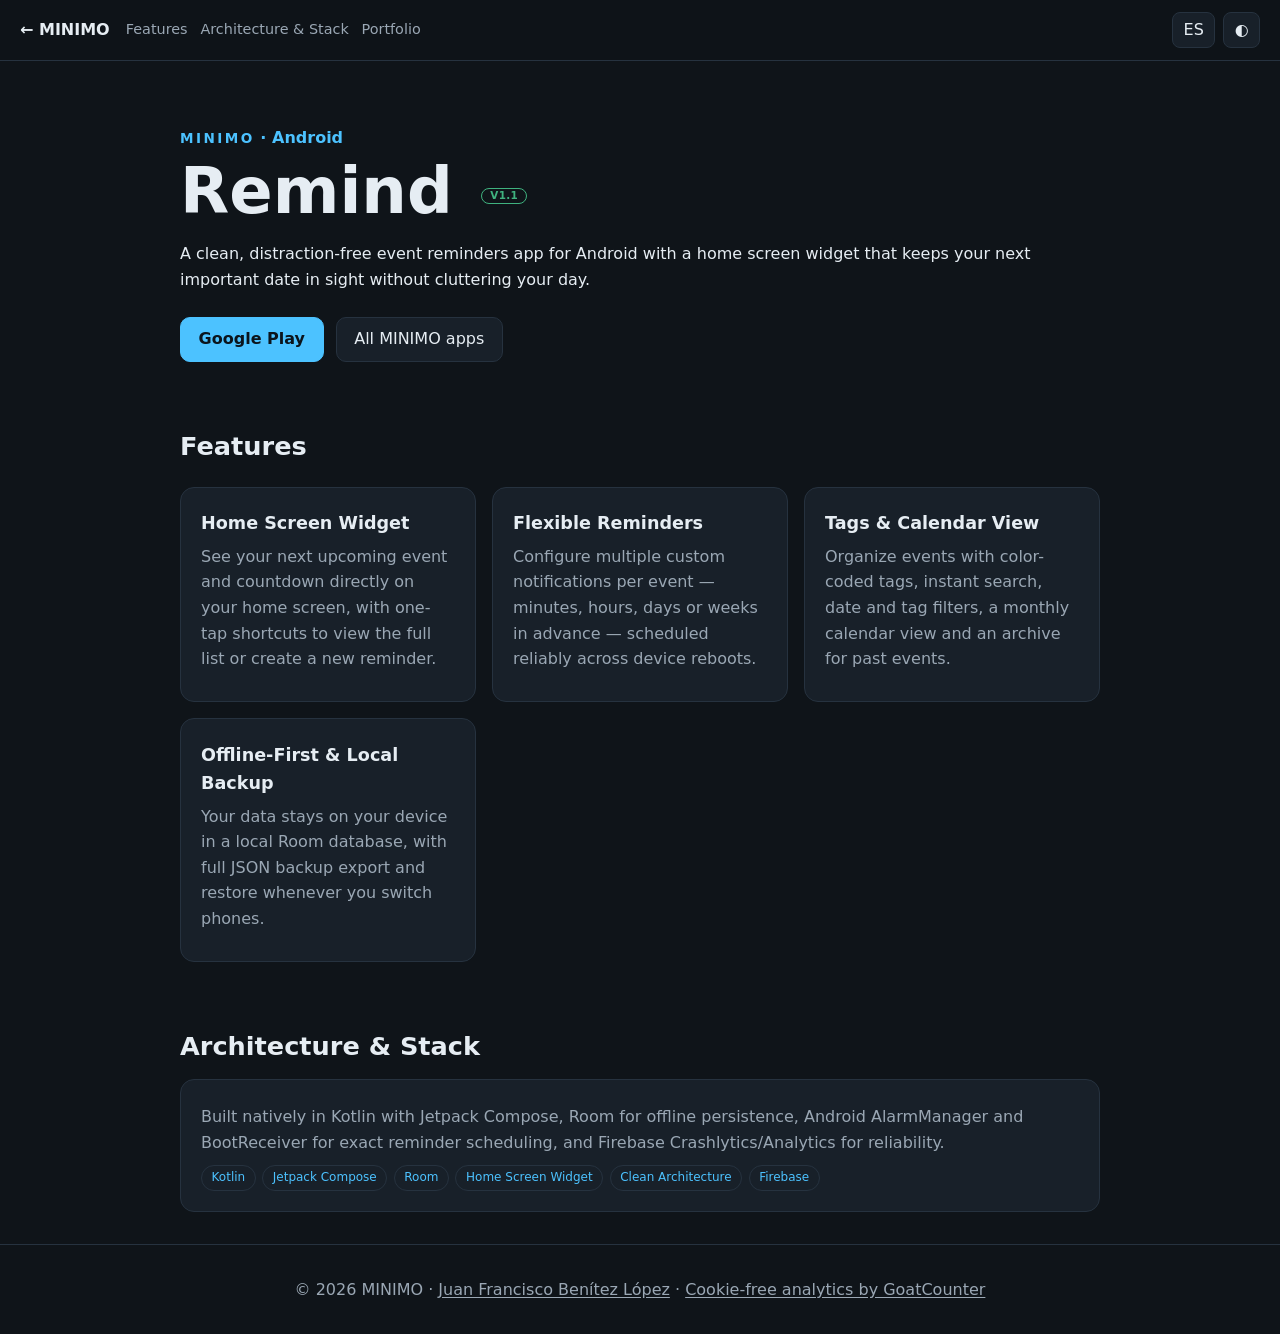
<file: remind/index.html>
<!DOCTYPE html>
<html lang="en">
<head>
  <meta charset="UTF-8">
  <meta name="viewport" content="width=device-width, initial-scale=1.0">
  <meta name="theme-color" content="#0E1A2B">
  <title>Remind — MINIMO</title>
  <meta name="description" content="Event reminders app for Android with a home screen widget showing your next upcoming event, custom notifications, tags and calendar view.">
  <meta property="og:type" content="website">
  <meta property="og:title" content="Remind — MINIMO">
  <meta property="og:description" content="Event reminders app for Android with a home screen widget showing your next upcoming event, custom notifications, tags and calendar view.">
  <meta property="og:url" content="https://juanfrancrater.github.io/remind/">
  <meta property="og:image" content="https://juanfrancrater.github.io/assets/og-image.png">
  <link rel="canonical" href="https://juanfrancrater.github.io/remind/">
  <link rel="icon" type="image/svg+xml" href="../assets/favicon.svg">
  <link rel="stylesheet" href="../style.css">
  <style>
    .remind-hero { padding: 4rem 0 2rem; }
    .eyebrow-link { color: var(--accent); font-weight: 600; font-size: .85rem; letter-spacing: .18em; text-transform: uppercase; }
    .feature-grid { display: grid; grid-template-columns: repeat(auto-fit, minmax(250px, 1fr)); gap: 1rem; margin-top: 1.25rem; }
  </style>
</head>
<body>
  <header class="nav">
    <a class="brand" href="../minimo/index.html">← MINIMO</a>
    <nav>
      <a href="#features" data-i18n="nav.features">Features</a>
      <a href="#tech" data-i18n="nav.tech">Architecture</a>
      <a href="../index.html" data-i18n="nav.portfolio">Portfolio</a>
    </nav>
    <div class="controls">
      <button id="lang" type="button" aria-label="Switch language">ES</button>
      <button id="theme" type="button" aria-label="Toggle theme">◐</button>
    </div>
  </header>

  <main>
    <section class="remind-hero">
      <p class="eyebrow"><a class="eyebrow-link" href="../minimo/index.html">MINIMO</a> · Android</p>
      <h1>Remind <span class="badge done">v1.1</span></h1>
      <p class="lead" data-i18n="hero.lead">A clean, distraction-free event reminders app for Android with a home screen widget that keeps your next important date in sight without cluttering your day.</p>
      <div class="cta">
        <a class="btn primary" href="https://play.google.com/store/apps/details?id=com.minimo.remind" target="_blank" rel="noopener">Google Play</a>
        <a class="btn" href="../minimo/index.html" data-i18n="btn.allApps">All MINIMO apps</a>
      </div>
    </section>

    <section id="features">
      <h3 class="section-title" data-i18n="nav.features">Features</h3>
      <div class="feature-grid">
        <article class="card">
          <h4 data-i18n="feat.widget.title">Home Screen Widget</h4>
          <p data-i18n="feat.widget.desc">See your next upcoming event and countdown directly on your home screen, with one-tap shortcuts to view the full list or create a new reminder.</p>
        </article>
        <article class="card">
          <h4 data-i18n="feat.notif.title">Flexible Reminders</h4>
          <p data-i18n="feat.notif.desc">Configure multiple custom notifications per event — minutes, hours, days or weeks in advance — scheduled reliably across device reboots.</p>
        </article>
        <article class="card">
          <h4 data-i18n="feat.tags.title">Tags &amp; Calendar View</h4>
          <p data-i18n="feat.tags.desc">Organize events with color-coded tags, instant search, date and tag filters, a monthly calendar view and an archive for past events.</p>
        </article>
        <article class="card">
          <h4 data-i18n="feat.backup.title">Offline-First &amp; Local Backup</h4>
          <p data-i18n="feat.backup.desc">Your data stays on your device in a local Room database, with full JSON backup export and restore whenever you switch phones.</p>
        </article>
      </div>
    </section>

    <section id="tech">
      <h3 class="section-title" data-i18n="nav.tech">Architecture &amp; Stack</h3>
      <article class="card">
        <p data-i18n="tech.desc">Built natively in Kotlin with Jetpack Compose, Room for offline persistence, Android AlarmManager and BootReceiver for exact reminder scheduling, and Firebase Crashlytics/Analytics for reliability.</p>
        <div class="tags">
          <span>Kotlin</span><span>Jetpack Compose</span><span>Room</span><span>Home Screen Widget</span><span>Clean Architecture</span><span>Firebase</span>
        </div>
      </article>
    </section>
  </main>

  <footer>© <span id="year"></span> MINIMO · <a href="../index.html">Juan Francisco Benítez López</a> · <a href="https://www.goatcounter.com/" target="_blank" rel="noopener" data-i18n="footer.analytics">Cookie-free analytics by GoatCounter</a></footer>

  <script>
    const es = {
      "nav.features": "Funcionalidades",
      "nav.tech": "Arquitectura",
      "nav.portfolio": "Portfolio",
      "hero.lead": "Una app de recordatorios de eventos para Android limpia y sin distracciones, con un widget en la pantalla de inicio que mantiene tu próxima fecha importante siempre a la vista.",
      "btn.allApps": "Todas las apps de MINIMO",
      "feat.widget.title": "Widget de pantalla de inicio",
      "feat.widget.desc": "Consulta tu próximo evento y la cuenta atrás directamente en la pantalla de inicio, con accesos directos a la lista completa o a crear un nuevo recordatorio.",
      "feat.notif.title": "Avisos flexibles",
      "feat.notif.desc": "Configura varios recordatorios personalizados por evento — minutos, horas, días o semanas antes — programados con precisión incluso tras reiniciar el dispositivo.",
      "feat.tags.title": "Etiquetas y vista de calendario",
      "feat.tags.desc": "Organiza tus eventos con etiquetas por colores, búsqueda instantánea, filtros por fecha y etiqueta, vista mensual de calendario y archivo de eventos pasados.",
      "feat.backup.title": "100 % offline y copia local",
      "feat.backup.desc": "Tus datos se guardan en tu dispositivo con Room, con exportación e importación completa de copias de seguridad cuando cambies de móvil.",
      "tech.desc": "Desarrollada en Kotlin nativo con Jetpack Compose, Room para persistencia local, AlarmManager y BootReceiver para notificaciones exactas, y Firebase para monitorización de estabilidad.",
      "footer.analytics": "Analítica sin cookies con GoatCounter"
    };
    const nodes = document.querySelectorAll("[data-i18n]");
    const en = {};
    nodes.forEach(n => { en[n.dataset.i18n] = n.innerHTML; });
    const root = document.documentElement;
    const langBtn = document.getElementById("lang");
    let lang = localStorage.getItem("lang") || (navigator.language.startsWith("es") ? "es" : "en");
    function apply() {
      root.lang = lang;
      nodes.forEach(n => { n.innerHTML = lang === "es" ? (es[n.dataset.i18n] ?? en[n.dataset.i18n]) : en[n.dataset.i18n]; });
      langBtn.textContent = lang === "es" ? "EN" : "ES";
    }
    langBtn.addEventListener("click", () => {
      lang = lang === "es" ? "en" : "es";
      localStorage.setItem("lang", lang);
      apply();
    });
    const theme = localStorage.getItem("theme") || "dark";
    root.dataset.theme = theme;
    document.getElementById("theme").addEventListener("click", () => {
      const next = root.dataset.theme === "light" ? "dark" : "light";
      root.dataset.theme = next;
      localStorage.setItem("theme", next);
    });
    document.getElementById("year").textContent = new Date().getFullYear();
    apply();
  </script>
  <script data-goatcounter="https://juanfcrater.goatcounter.com/count" async src="https://gc.zgo.at/count.js"></script>
</body>
</html>
</file>
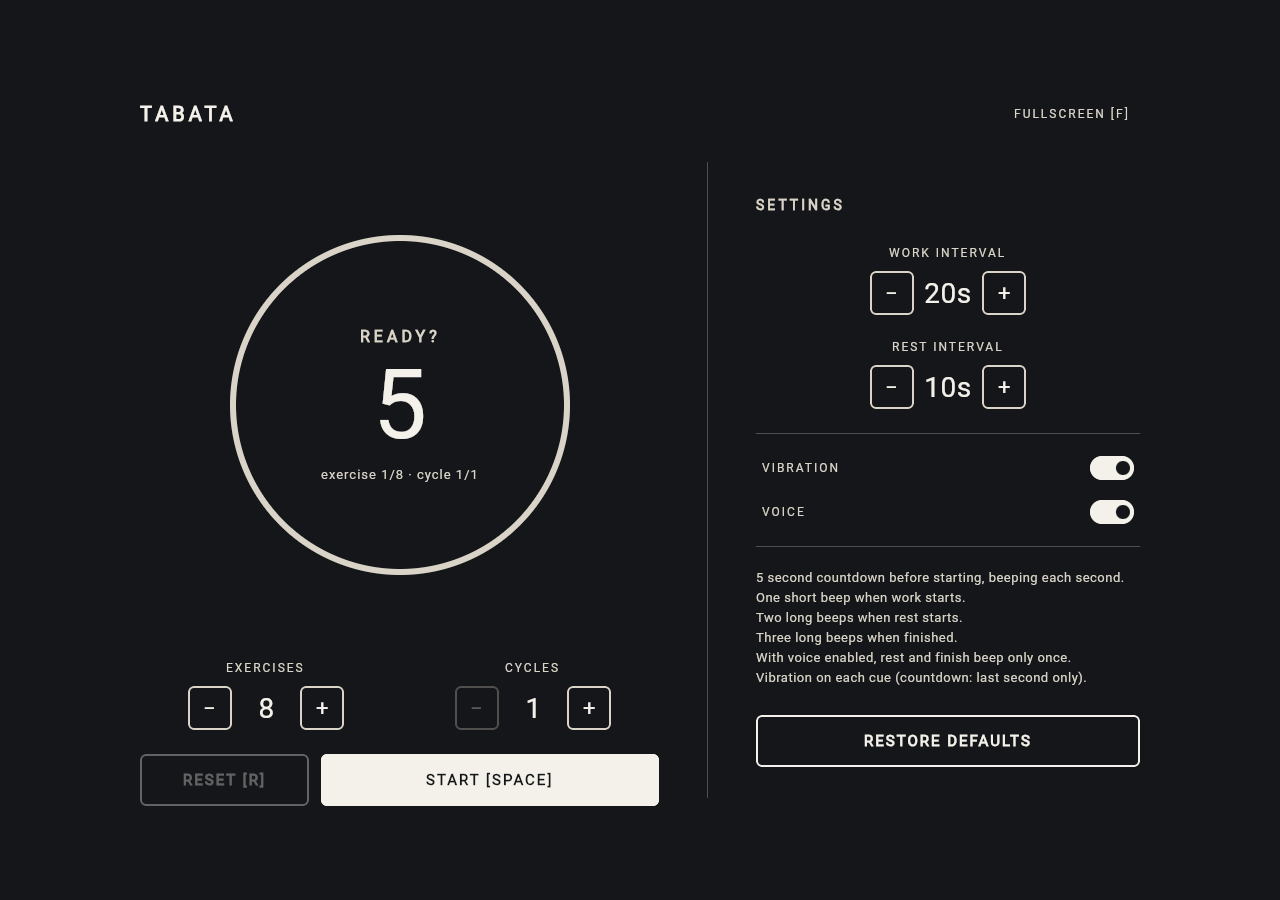
<file: tabata/index.html>
<!DOCTYPE html>
<html lang="en">
<head>
    <meta charset="UTF-8">
    <meta name="viewport" content="width=device-width, initial-scale=1.0, maximum-scale=1.0, user-scalable=no">
    <meta name="theme-color" content="#14161A">
    <meta name="description" content="Minimalist Tabata interval workout timer">
    <link rel="icon" type="image/svg+xml" href="favicon.svg">
    <link rel="manifest" href="manifest.json">
    <link rel="preload" href="tabata.js" as="script">
    <link rel="preload" href="658820f72b4617efb380.wasm" as="fetch" type="application/wasm" crossorigin>
    <link rel="preload" href="e9ee478cf3c378f3e4ba.wasm" as="fetch" type="application/wasm" crossorigin>
    <title>Tabata</title>
    <script>
        if (window.location.protocol === "file:") {
            window.location.replace("https://juanfrancrater.github.io/tabata/");
        }
        if ("serviceWorker" in navigator && window.location.protocol.startsWith("http")) {
            navigator.serviceWorker.register("sw.js").catch(function() {});
        }
    </script>
    <style>
        html, body {
            width: 100%;
            height: 100%;
            margin: 0;
            padding: 0;
            background-color: #14161A;
            color: #F4F1EA;
            font-family: system-ui, -apple-system, "Segoe UI", Roboto, sans-serif;
            overflow: hidden;
            -webkit-tap-highlight-color: transparent;
            user-select: none;
        }
        #loader {
            position: fixed;
            inset: 0;
            display: flex;
            flex-direction: column;
            align-items: center;
            justify-content: center;
            gap: 20px;
            background-color: #14161A;
            z-index: 9999;
            transition: opacity 0.25s ease;
        }
        #loader .ring {
            width: 56px;
            height: 56px;
            border: 3px solid rgba(217, 212, 199, 0.18);
            border-top-color: #E4572E;
            border-radius: 50%;
            animation: spin 0.85s linear infinite;
        }
        #loader .title {
            font-size: 16px;
            font-weight: 700;
            letter-spacing: 5px;
            color: #F4F1EA;
        }
        #loader .bar-track {
            width: 180px;
            height: 3px;
            background: rgba(217, 212, 199, 0.16);
            border-radius: 3px;
            overflow: hidden;
        }
        #loader .bar-fill {
            height: 100%;
            width: 15%;
            background: #E4572E;
            border-radius: 3px;
            transition: width 0.25s ease;
        }
        #loader .sub {
            font-size: 12px;
            letter-spacing: 1.5px;
            color: #D9D4C7;
            opacity: 0.75;
            text-transform: uppercase;
        }
        @keyframes spin {
            to { transform: rotate(360deg); }
        }
    </style>
</head>
<body>
    <div id="loader">
        <div class="ring"></div>
        <div class="title">TABATA</div>
        <div class="bar-track"><div class="bar-fill" id="loader-bar"></div></div>
        <div class="sub" id="loader-sub">Loading timer…</div>
    </div>
    <script>
        (function() {
            const isEs = (navigator.language || "").toLowerCase().startsWith("es");
            const sub = document.getElementById("loader-sub");
            const bar = document.getElementById("loader-bar");
            if (sub && isEs) sub.textContent = "Cargando temporizador…";

            let pct = 15;
            const timer = setInterval(function() {
                pct += (92 - pct) * 0.18;
                if (bar) bar.style.width = pct.toFixed(1) + "%";
            }, 200);

            const observer = new MutationObserver(function() {
                if (document.querySelector("canvas")) {
                    clearInterval(timer);
                    if (bar) bar.style.width = "100%";
                    const loader = document.getElementById("loader");
                    if (loader) {
                        loader.style.opacity = "0";
                        setTimeout(function() { loader.remove(); }, 220);
                    }
                    observer.disconnect();
                }
            });
            observer.observe(document.body, { childList: true, subtree: true });
        })();
    </script>
    <script src="tabata.js"></script>
</body>
</html>
</file>
<file: style.css>
:root {
  --bg: #0f1419; --surface: #182029; --text: #e6edf3; --muted: #9aa7b4;
  --accent: #4cc2ff; --border: #26323f;
}
:root[data-theme="light"] {
  --bg: #f7f9fb; --surface: #ffffff; --text: #16202a; --muted: #5a6876;
  --accent: #0a6cc4; --border: #dde4ea;
}
* { box-sizing: border-box; }
html { scroll-behavior: smooth; }
section[id] { scroll-margin-top: 5rem; }
@media (max-width: 600px) { section[id] { scroll-margin-top: 8rem; } }
body {
  margin: 0; background: var(--bg); color: var(--text);
  font: 16px/1.6 system-ui, -apple-system, "Segoe UI", Roboto, sans-serif;
}
a { color: var(--accent); text-decoration: none; }
a:hover { text-decoration: underline; }
main, .nav, footer { max-width: 960px; margin: 0 auto; padding: 0 1.25rem; }
section { padding: 2rem 0; }

.nav {
  position: sticky; top: 0; z-index: 10; max-width: none;
  display: flex; align-items: center; gap: 1rem; padding: .75rem 1.25rem;
  background: color-mix(in srgb, var(--bg) 88%, transparent);
  backdrop-filter: blur(8px); border-bottom: 1px solid var(--border);
}
.nav nav { display: flex; gap: .5rem .8rem; flex: 1; flex-wrap: wrap; }
.nav nav a { color: var(--muted); font-size: .9rem; }
.nav nav a.active { color: var(--text); box-shadow: 0 2px 0 var(--accent, currentColor); }
.brand { font-weight: 700; color: var(--text); }
.controls { display: flex; gap: .5rem; }
.controls button {
  background: var(--surface); color: var(--text); border: 1px solid var(--border);
  border-radius: 8px; padding: .25rem .65rem; cursor: pointer; font: inherit;
}

.hero { padding-top: 5rem; }
.hero-top { display: flex; flex-wrap: wrap-reverse; align-items: center; justify-content: space-between; gap: 1rem 2rem; }
.avatar { width: 140px; height: 140px; border-radius: 50%; object-fit: cover; border: 3px solid var(--accent); }
.eyebrow { color: var(--accent); font-weight: 600; margin: 0; }
h1 { font-size: clamp(2.4rem, 7vw, 4rem); line-height: 1.05; margin: .5rem 0 1rem; }
h2 { font-size: clamp(1.1rem, 2.5vw, 1.5rem); font-weight: 500; color: var(--muted); margin: 0 0 1rem; }
.hero .meta { margin: -.6rem 0 1rem; }
.lead { max-width: none; color: var(--text); }
.cta { display: flex; flex-wrap: wrap; gap: .75rem; margin-top: 1.5rem; }
.btn {
  border: 1px solid var(--border); background: var(--surface); color: var(--text);
  padding: .55rem 1.1rem; border-radius: 10px; font-weight: 500;
}
.btn.primary { background: var(--accent); color: #0b141c; border-color: var(--accent); font-weight: 600; }
:root[data-theme="light"] .btn.primary { color: #fff; }
.btn:hover { text-decoration: none; filter: brightness(1.1); }

.section-title { font-size: 1.6rem; margin: 0 0 .75rem; }
.timeline { border-left: 2px solid var(--border); padding-left: 1.5rem; }
.timeline > article { position: relative; margin-bottom: 2rem; }
.timeline > article::before {
  content: ""; position: absolute; left: -1.95rem; top: .45rem;
  width: 12px; height: 12px; border-radius: 50%; background: var(--accent);
}
.timeline h4, .card h4 { margin: .1rem 0 .4rem; font-size: 1.1rem; }
.date, .meta { color: var(--muted); font-size: .85rem; }
.timeline > article { display: flex; flex-direction: column; }
.timeline > article > h4 { order: 1; margin-bottom: .1rem; }
.timeline > article > .date { order: 2; margin-bottom: .4rem; }
.timeline > article > :not(h4):not(.date) { order: 3; }
.timeline p, .card p { margin: .25rem 0 .6rem; color: var(--muted); }

.tags { display: flex; flex-wrap: wrap; gap: .4rem; }
.tags span {
  font-size: .75rem; padding: .15rem .6rem; border-radius: 999px;
  border: 1px solid var(--border); color: var(--accent);
}
.subtitle { margin: 2rem 0 .25rem; font-size: 1.2rem; }
.subtitle:first-of-type { margin-top: 0; }
#ai .subtitle { margin: 2rem 0 .4rem; }
.sub-desc { margin: 0 0 1rem; color: var(--muted); max-width: none; }
.badge {
  display: inline-block; vertical-align: middle; margin-left: .4rem;
  font-size: .65rem; font-weight: 600; text-transform: uppercase; letter-spacing: .03em;
  padding: .1rem .5rem; border-radius: 999px; border: 1px solid;
}
.badge.wip { color: #e0a100; border-color: #e0a100; }
.badge.pending { color: #8e7cff; border-color: #8e7cff; }
.badge.early { color: #4fb3d9; border-color: #4fb3d9; }
.badge.done { color: #3fb27f; border-color: #3fb27f; }
.links a + a { margin-left: .9rem; }
.grid.sub { margin-top: 1rem; }
.grid.sub .card { background: var(--bg); padding: 1rem; }
.grid.compact .card { padding: .75rem 1rem; }
.grid.compact .card h4 { font-size: 1rem; margin-bottom: .2rem; }
.grid.compact .card p { font-size: .9rem; margin: .2rem 0 .4rem; }
.grid.compact .card .tags { margin-top: .3rem; }
.grid { display: grid; grid-template-columns: repeat(auto-fit, minmax(280px, 1fr)); gap: 1rem; }
.card {
  background: var(--surface); border: 1px solid var(--border);
  border-radius: 14px; padding: 1.25rem;
}
.links { margin-top: .6rem; font-size: .9rem; }
.rating { display: flex; flex-wrap: wrap; align-items: baseline; gap: .2rem .5rem; margin: .6rem 0 0; font-size: .85rem; color: #f5b83d; font-weight: 600; }
.rating .meta { font-weight: 400; font-size: .8rem; }

.skills { display: grid; grid-template-columns: repeat(auto-fill, minmax(260px, 1fr)); gap: 1.25rem; }
.skill-group { background: var(--surface); border: 1px solid var(--border); border-radius: 14px; padding: 1.25rem; }
.carousel { display: flex; gap: 1rem; overflow-x: auto; scroll-snap-type: x mandatory; scrollbar-width: none; padding-bottom: .25rem; }
.carousel::-webkit-scrollbar { display: none; }
.carousel > * { flex: 0 0 min(300px, 82%); scroll-snap-align: start; }
.carousel-wrap { position: relative; }
.car-btn { position: absolute; top: 50%; transform: translateY(-50%); z-index: 2; width: 38px; height: 38px; border-radius: 50%;
  border: 1px solid var(--border); background: var(--surface); color: var(--text); font-size: 1.4rem; line-height: 1; cursor: pointer; box-shadow: 0 2px 8px rgba(0,0,0,.3); }
.car-btn:hover { border-color: var(--accent); color: var(--accent); }
.car-btn[hidden] { display: none; }
.car-btn.prev { left: -12px; }
.car-btn.next { right: -12px; }
@media (max-width: 600px) { .car-btn { display: none; } }
.skill-group h4 { margin: 0 0 .75rem; }
.skill { margin-bottom: .8rem; font-size: .9rem; display: block; }
.skill .lvl { display: block; color: var(--muted); font-size: .8rem; margin-top: .1rem; }

.two { display: grid; grid-template-columns: repeat(auto-fit, minmax(280px, 1fr)); gap: 2rem; }
.plain { list-style: none; padding: 0; margin: 0; }
.plain li { margin-bottom: .8rem; }
footer { text-align: center; color: var(--muted); padding: 2rem 1.25rem; border-top: 1px solid var(--border); max-width: none; }
footer a { color: inherit; text-decoration: underline; text-underline-offset: 2px; }

@media (max-width: 600px) {
  .nav { flex-wrap: wrap; }
  .nav nav { order: 3; flex-basis: 100%; }
}

.card.highlight { border-color: var(--accent); }
.card .more { margin: .25rem 0 .6rem; font-size: .9rem; }

.ticker { overflow: hidden; margin-top: 2rem; padding: .7rem 0; border-block: 1px solid var(--border);
  -webkit-mask-image: linear-gradient(90deg, transparent, #000 6%, #000 94%, transparent);
  mask-image: linear-gradient(90deg, transparent, #000 6%, #000 94%, transparent); }
.ticker-track { display: flex; width: max-content; animation: ticker 45s linear infinite; }
.ticker:hover .ticker-track { animation-play-state: paused; }
.ticker-group { display: flex; flex-shrink: 0; }
.ticker-group span { white-space: nowrap; color: var(--muted); font-size: .95rem; }
.ticker-group span::after { content: ""; margin: 0 1.5rem; }
@keyframes ticker { to { transform: translateX(-50%); } }
@media (prefers-reduced-motion: reduce) {
  .ticker-track { animation: none; width: auto; flex-wrap: wrap; }
  .ticker-group[aria-hidden="true"] { display: none; }
  .ticker-group { flex-wrap: wrap; row-gap: .4rem; }
}
.eng { display: grid; grid-template-columns: max-content 1fr; gap: .5rem 1.25rem; margin: 1rem 0 1.75rem; font-size: .92rem; }
.eng dt { color: var(--accent); font-weight: 600; }
.eng dd { margin: 0; }
@media (max-width: 600px) { .eng { grid-template-columns: 1fr; gap: .15rem; } .eng dd { margin-bottom: .6rem; } }

.links a, .more a, .subtitle a { text-decoration: underline; }
.links a::before, .more a::before, .subtitle a::before { content: "["; display: inline-block; text-decoration: none; }
.links a::after, .more a::after, .subtitle a::after { content: "]"; display: inline-block; text-decoration: none; }
</file>
